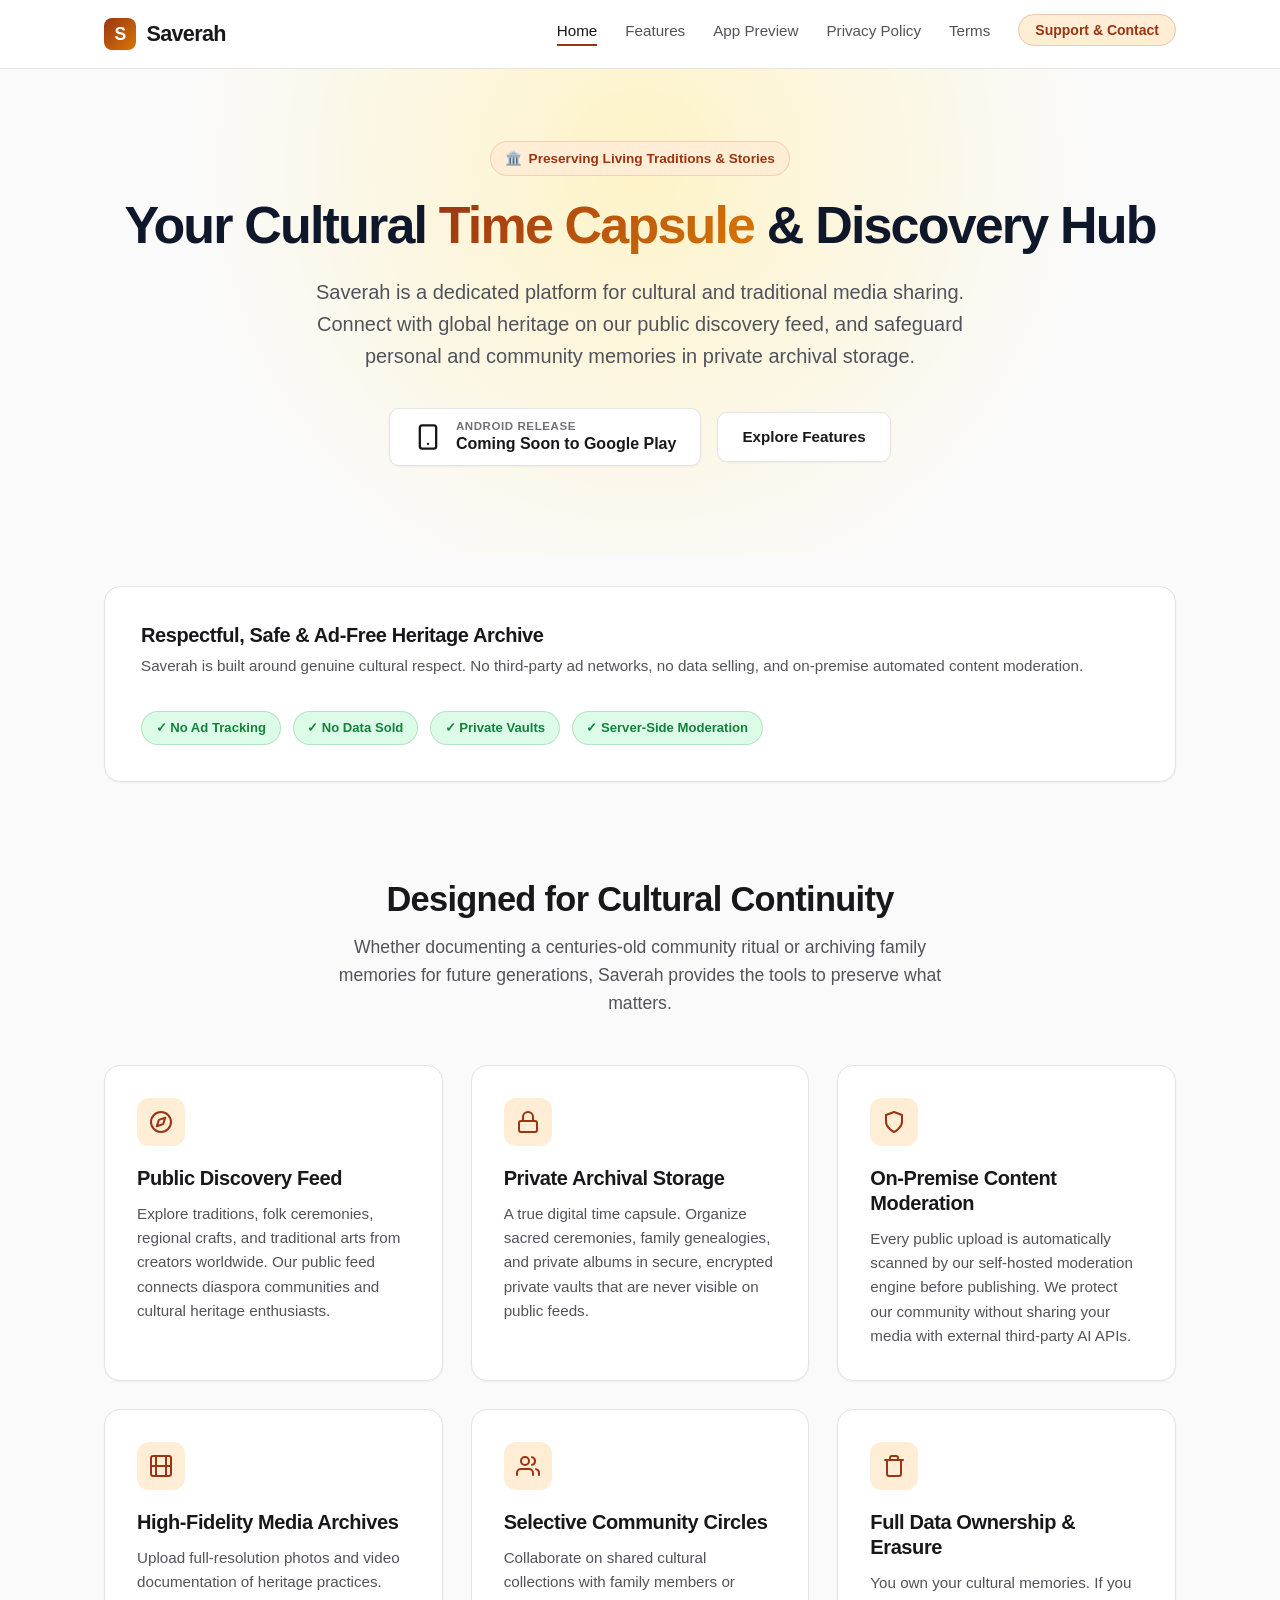
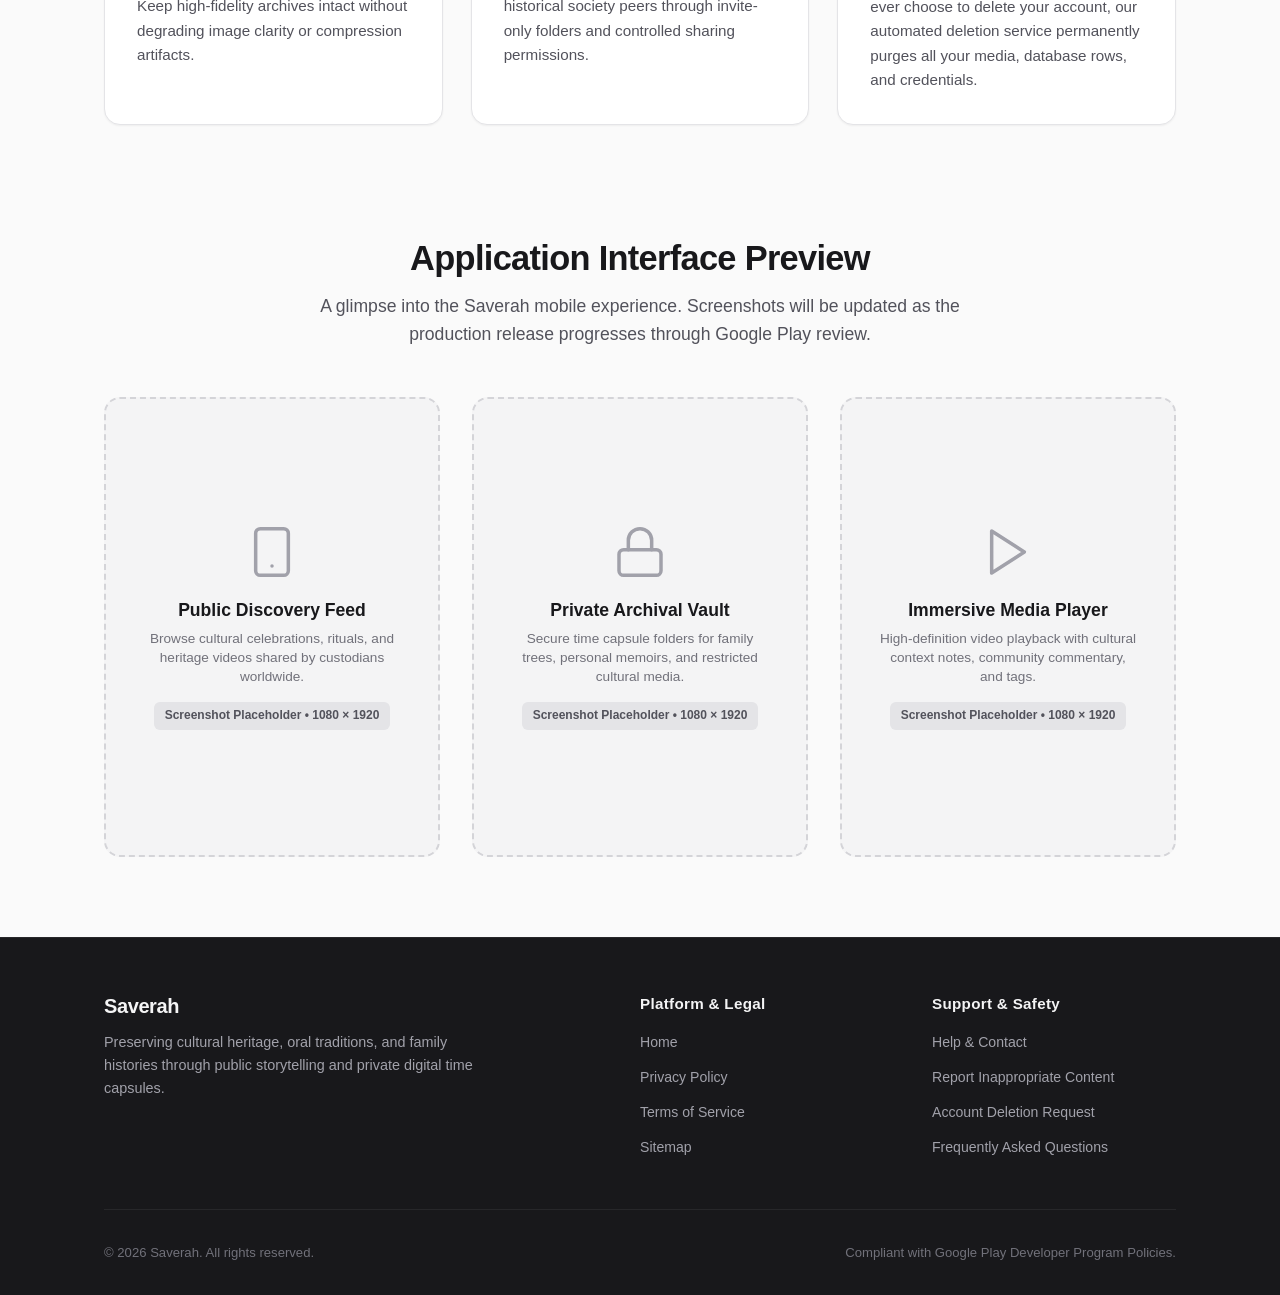
<file: index.html>
<!DOCTYPE html>
<html lang="en">
<head>
  <meta charset="UTF-8">
  <meta name="viewport" content="width=device-width, initial-scale=1.0">
  <title>Saverah – Cultural Heritage & Digital Time Capsule</title>
  <meta name="description" content="Saverah is a cultural media-sharing platform and digital time capsule. Explore public traditions and preserve cherished memories in secure private archival vaults.">
  <meta name="keywords" content="Saverah, cultural media, digital time capsule, heritage preservation, private archival storage, culture sharing">
  <link rel="canonical" href="https://saverah.com/">

  <!-- Open Graph / Facebook -->
  <meta property="og:type" content="website">
  <meta property="og:url" content="https://saverah.com/">
  <meta property="og:title" content="Saverah – Cultural Heritage & Digital Time Capsule">
  <meta property="og:description" content="A cultural media-sharing platform and digital time capsule. Public discovery feed + private archival storage for traditions and community memories.">
  <meta property="og:image" content="https://saverah.com/assets/og-cover.png">
  <meta property="og:site_name" content="Saverah">

  <!-- Twitter Card -->
  <meta name="twitter:card" content="summary_large_image">
  <meta name="twitter:url" content="https://saverah.com/">
  <meta name="twitter:title" content="Saverah – Cultural Heritage & Digital Time Capsule">
  <meta name="twitter:description" content="A cultural media-sharing platform and digital time capsule. Public discovery feed + private archival storage.">
  <meta name="twitter:image" content="https://saverah.com/assets/og-cover.png">

  <!-- Favicon / Styling -->
  <link rel="stylesheet" href="style.css">
</head>
<body>

  <!-- Navigation -->
  <header class="site-header">
    <div class="container nav-bar">
      <a href="index.html" class="brand-link" aria-label="Saverah Home">
        <span class="brand-icon" aria-hidden="true">S</span>
        <span>Saverah</span>
      </a>
      <nav aria-label="Main Navigation">
        <ul class="nav-links">
          <li><a href="index.html" class="active">Home</a></li>
          <li><a href="#features">Features</a></li>
          <li><a href="#preview">App Preview</a></li>
          <li><a href="privacy.html">Privacy Policy</a></li>
          <li><a href="terms.html">Terms</a></li>
          <li><a href="support.html" class="btn-support">Support &amp; Contact</a></li>
        </ul>
      </nav>
    </div>
  </header>

  <!-- Hero Section -->
  <main>
    <section class="hero-section">
      <div class="container">
        <div class="badge-tag">
          <span>🏛️</span> Preserving Living Traditions &amp; Stories
        </div>
        <h1 class="hero-title">
          Your Cultural <span>Time Capsule</span> &amp; Discovery Hub
        </h1>
        <p class="hero-subtitle">
          Saverah is a dedicated platform for cultural and traditional media sharing. Connect with global heritage on our public discovery feed, and safeguard personal and community memories in private archival storage.
        </p>

        <!-- Availability Indicator (No fake download buttons) -->
        <div class="hero-actions">
          <div class="store-badge-card" role="status">
            <svg class="store-badge-icon" viewBox="0 0 24 24" fill="none" stroke="currentColor" stroke-width="2" stroke-linecap="round" stroke-linejoin="round" aria-hidden="true">
              <rect x="5" y="2" width="14" height="20" rx="2" ry="2"></rect>
              <line x1="12" y1="18" x2="12.01" y2="18"></line>
            </svg>
            <div>
              <div class="store-badge-text-sub">Android Release</div>
              <div class="store-badge-text-main">Coming Soon to Google Play</div>
            </div>
          </div>
          <a href="#features" class="btn-secondary">Explore Features</a>
        </div>
      </div>
    </section>

    <!-- App Overview & Trust Banner -->
    <section class="container">
      <div class="compliance-banner">
        <div class="compliance-banner-content">
          <div class="compliance-text">
            <h3>Respectful, Safe &amp; Ad-Free Heritage Archive</h3>
            <p>Saverah is built around genuine cultural respect. No third-party ad networks, no data selling, and on-premise automated content moderation.</p>
          </div>
          <div class="compliance-badges">
            <span class="pill-badge active">✓ No Ad Tracking</span>
            <span class="pill-badge active">✓ No Data Sold</span>
            <span class="pill-badge active">✓ Private Vaults</span>
            <span class="pill-badge active">✓ Server-Side Moderation</span>
          </div>
        </div>
      </div>
    </section>

    <!-- Features Section -->
    <section id="features" class="section">
      <div class="container">
        <div class="section-header">
          <h2>Designed for Cultural Continuity</h2>
          <p>Whether documenting a centuries-old community ritual or archiving family memories for future generations, Saverah provides the tools to preserve what matters.</p>
        </div>

        <div class="features-grid">
          <!-- Feature 1 -->
          <article class="feature-card">
            <div class="feature-icon-wrapper" aria-hidden="true">
              <svg viewBox="0 0 24 24" fill="none" stroke="currentColor" stroke-width="2" stroke-linecap="round" stroke-linejoin="round">
                <circle cx="12" cy="12" r="10"></circle>
                <polygon points="16.24 7.76 14.12 14.12 7.76 16.24 9.88 9.88 16.24 7.76"></polygon>
              </svg>
            </div>
            <h3>Public Discovery Feed</h3>
            <p>
              Explore traditions, folk ceremonies, regional crafts, and traditional arts from creators worldwide. Our public feed connects diaspora communities and cultural heritage enthusiasts.
            </p>
          </article>

          <!-- Feature 2 -->
          <article class="feature-card">
            <div class="feature-icon-wrapper" aria-hidden="true">
              <svg viewBox="0 0 24 24" fill="none" stroke="currentColor" stroke-width="2" stroke-linecap="round" stroke-linejoin="round">
                <rect x="3" y="11" width="18" height="11" rx="2" ry="2"></rect>
                <path d="M7 11V7a5 5 0 0 1 10 0v4"></path>
              </svg>
            </div>
            <h3>Private Archival Storage</h3>
            <p>
              A true digital time capsule. Organize sacred ceremonies, family genealogies, and private albums in secure, encrypted private vaults that are never visible on public feeds.
            </p>
          </article>

          <!-- Feature 3 -->
          <article class="feature-card">
            <div class="feature-icon-wrapper" aria-hidden="true">
              <svg viewBox="0 0 24 24" fill="none" stroke="currentColor" stroke-width="2" stroke-linecap="round" stroke-linejoin="round">
                <path d="M12 22s8-4 8-10V5l-8-3-8 3v7c0 6 8 10 8 10z"></path>
              </svg>
            </div>
            <h3>On-Premise Content Moderation</h3>
            <p>
              Every public upload is automatically scanned by our self-hosted moderation engine before publishing. We protect our community without sharing your media with external third-party AI APIs.
            </p>
          </article>

          <!-- Feature 4 -->
          <article class="feature-card">
            <div class="feature-icon-wrapper" aria-hidden="true">
              <svg viewBox="0 0 24 24" fill="none" stroke="currentColor" stroke-width="2" stroke-linecap="round" stroke-linejoin="round">
                <rect x="2" y="2" width="20" height="20" rx="2.18" ry="2.18"></rect>
                <line x1="7" y1="2" x2="7" y2="22"></line>
                <line x1="17" y1="2" x2="17" y2="22"></line>
                <line x1="2" y1="12" x2="22" y2="12"></line>
              </svg>
            </div>
            <h3>High-Fidelity Media Archives</h3>
            <p>
              Upload full-resolution photos and video documentation of heritage practices. Keep high-fidelity archives intact without degrading image clarity or compression artifacts.
            </p>
          </article>

          <!-- Feature 5 -->
          <article class="feature-card">
            <div class="feature-icon-wrapper" aria-hidden="true">
              <svg viewBox="0 0 24 24" fill="none" stroke="currentColor" stroke-width="2" stroke-linecap="round" stroke-linejoin="round">
                <path d="M17 21v-2a4 4 0 0 0-4-4H5a4 4 0 0 0-4 4v2"></path>
                <circle cx="9" cy="7" r="4"></circle>
                <path d="M23 21v-2a4 4 0 0 0-3-3.87"></path>
                <path d="M16 3.13a4 4 0 0 1 0 7.75"></path>
              </svg>
            </div>
            <h3>Selective Community Circles</h3>
            <p>
              Collaborate on shared cultural collections with family members or historical society peers through invite-only folders and controlled sharing permissions.
            </p>
          </article>

          <!-- Feature 6 -->
          <article class="feature-card">
            <div class="feature-icon-wrapper" aria-hidden="true">
              <svg viewBox="0 0 24 24" fill="none" stroke="currentColor" stroke-width="2" stroke-linecap="round" stroke-linejoin="round">
                <polyline points="3 6 5 6 21 6"></polyline>
                <path d="M19 6v14a2 2 0 0 1-2 2H7a2 2 0 0 1-2-2V6m3 0V4a2 2 0 0 1 2-2h4a2 2 0 0 1 2 2v2"></path>
              </svg>
            </div>
            <h3>Full Data Ownership &amp; Erasure</h3>
            <p>
              You own your cultural memories. If you ever choose to delete your account, our automated deletion service permanently purges all your media, database rows, and credentials.
            </p>
          </article>
        </div>
      </div>
    </section>

    <!-- App Screenshot Placeholder Blocks -->
    <section id="preview" class="section preview-section">
      <div class="container">
        <div class="section-header">
          <h2>Application Interface Preview</h2>
          <p>A glimpse into the Saverah mobile experience. Screenshots will be updated as the production release progresses through Google Play review.</p>
        </div>

        <div class="placeholder-frame-wrapper">
          <!-- Placeholder 1: Public Feed -->
          <div class="screenshot-placeholder">
            <svg class="placeholder-icon" viewBox="0 0 24 24" fill="none" stroke="currentColor" stroke-width="1.5" stroke-linecap="round" stroke-linejoin="round" aria-hidden="true">
              <rect x="5" y="2" width="14" height="20" rx="2" ry="2"></rect>
              <line x1="12" y1="18" x2="12.01" y2="18"></line>
            </svg>
            <div class="placeholder-title">Public Discovery Feed</div>
            <div class="placeholder-desc">Browse cultural celebrations, rituals, and heritage videos shared by custodians worldwide.</div>
            <span class="placeholder-spec-tag">Screenshot Placeholder • 1080 × 1920</span>
          </div>

          <!-- Placeholder 2: Private Vault -->
          <div class="screenshot-placeholder">
            <svg class="placeholder-icon" viewBox="0 0 24 24" fill="none" stroke="currentColor" stroke-width="1.5" stroke-linecap="round" stroke-linejoin="round" aria-hidden="true">
              <rect x="3" y="11" width="18" height="11" rx="2" ry="2"></rect>
              <path d="M7 11V7a5 5 0 0 1 10 0v4"></path>
            </svg>
            <div class="placeholder-title">Private Archival Vault</div>
            <div class="placeholder-desc">Secure time capsule folders for family trees, personal memoirs, and restricted cultural media.</div>
            <span class="placeholder-spec-tag">Screenshot Placeholder • 1080 × 1920</span>
          </div>

          <!-- Placeholder 3: Heritage Player -->
          <div class="screenshot-placeholder">
            <svg class="placeholder-icon" viewBox="0 0 24 24" fill="none" stroke="currentColor" stroke-width="1.5" stroke-linecap="round" stroke-linejoin="round" aria-hidden="true">
              <polygon points="5 3 19 12 5 21 5 3"></polygon>
            </svg>
            <div class="placeholder-title">Immersive Media Player</div>
            <div class="placeholder-desc">High-definition video playback with cultural context notes, community commentary, and tags.</div>
            <span class="placeholder-spec-tag">Screenshot Placeholder • 1080 × 1920</span>
          </div>
        </div>
      </div>
    </section>
  </main>

  <!-- Footer -->
  <footer class="site-footer">
    <div class="container">
      <div class="footer-top">
        <div class="footer-brand">
          <h4>Saverah</h4>
          <p>Preserving cultural heritage, oral traditions, and family histories through public storytelling and private digital time capsules.</p>
        </div>
        <div class="footer-col">
          <h5>Platform &amp; Legal</h5>
          <ul>
            <li><a href="index.html">Home</a></li>
            <li><a href="privacy.html">Privacy Policy</a></li>
            <li><a href="terms.html">Terms of Service</a></li>
            <li><a href="sitemap.xml">Sitemap</a></li>
          </ul>
        </div>
        <div class="footer-col">
          <h5>Support &amp; Safety</h5>
          <ul>
            <li><a href="support.html">Help &amp; Contact</a></li>
            <li><a href="support.html#report">Report Inappropriate Content</a></li>
            <li><a href="support.html#deletion">Account Deletion Request</a></li>
            <li><a href="support.html#faq">Frequently Asked Questions</a></li>
          </ul>
        </div>
      </div>
      <div class="footer-bottom">
        <div>&copy; <span id="year">2026</span> Saverah. All rights reserved.</div>
        <div>Compliant with Google Play Developer Program Policies.</div>
      </div>
    </div>
  </footer>

  <script>
    // Lightweight script for copyright year only
    document.getElementById('year').textContent = new Date().getFullYear();
  </script>
</body>
</html>
</file>
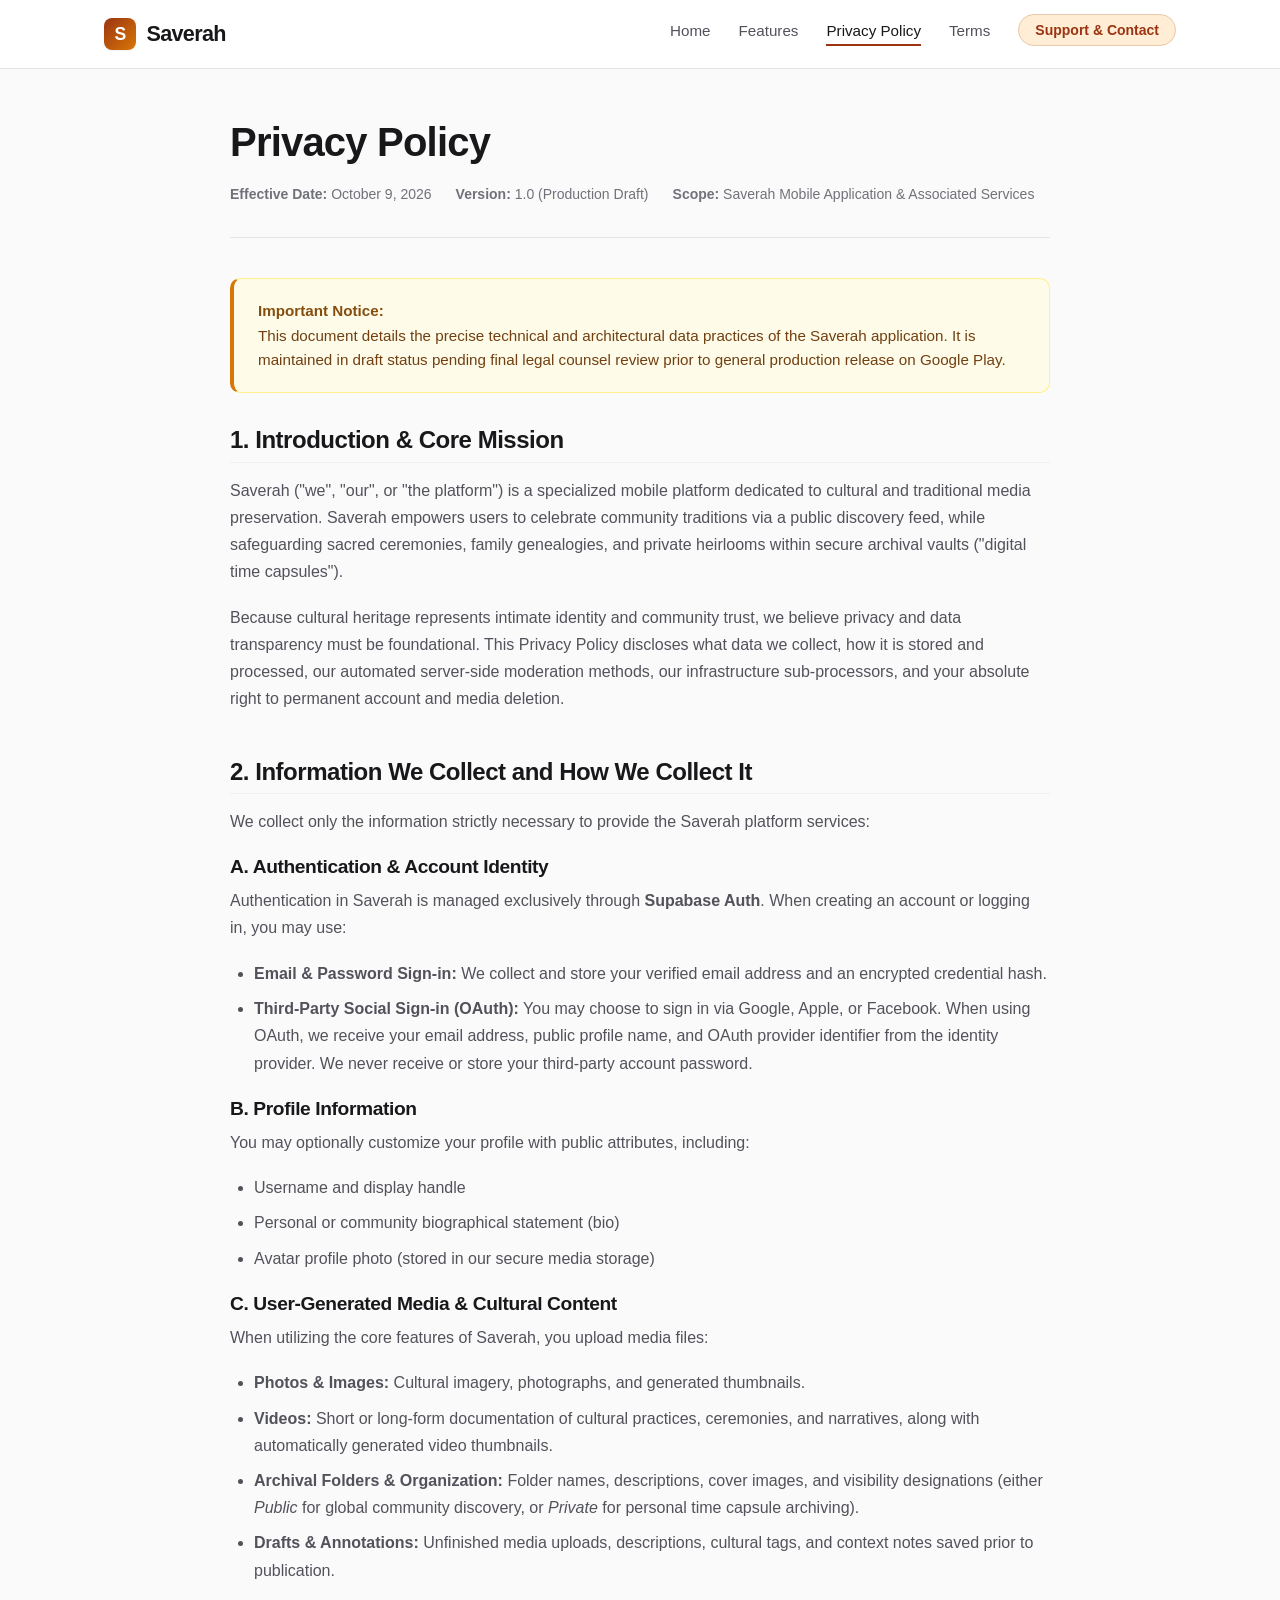
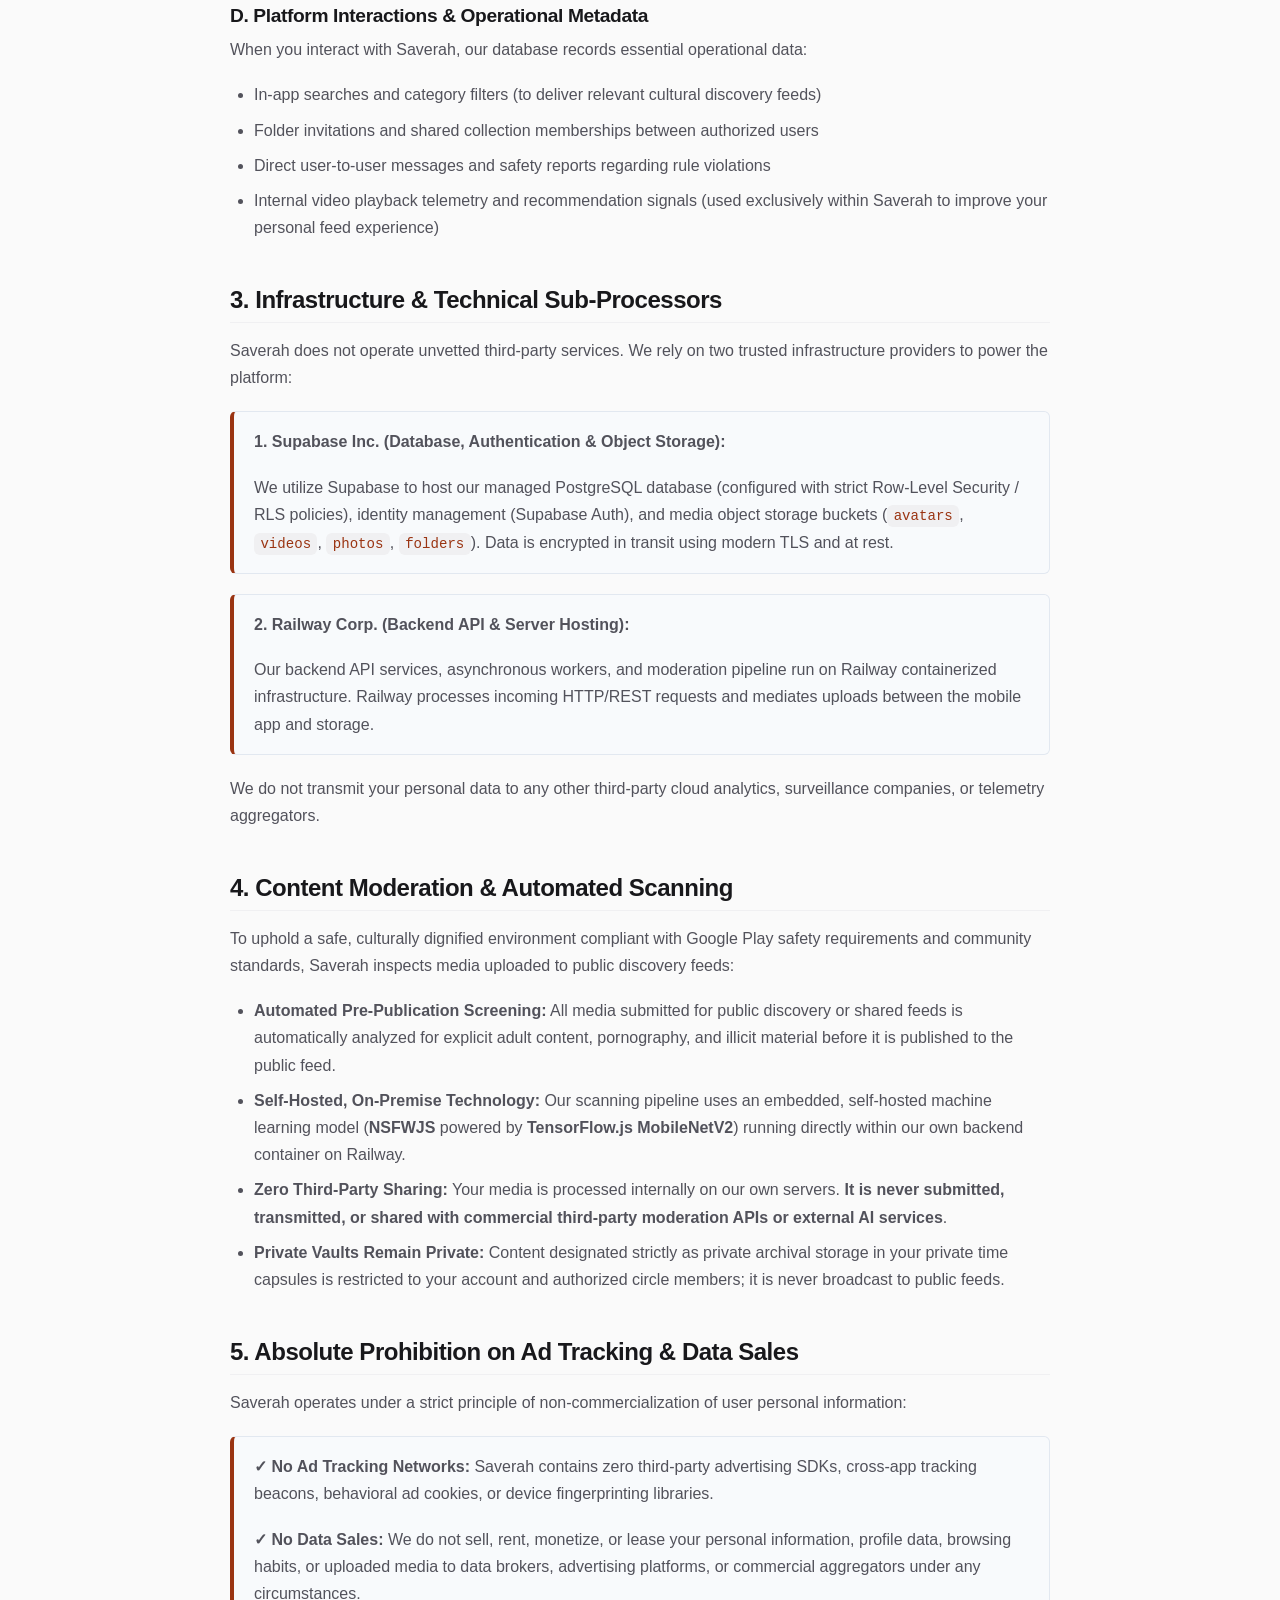
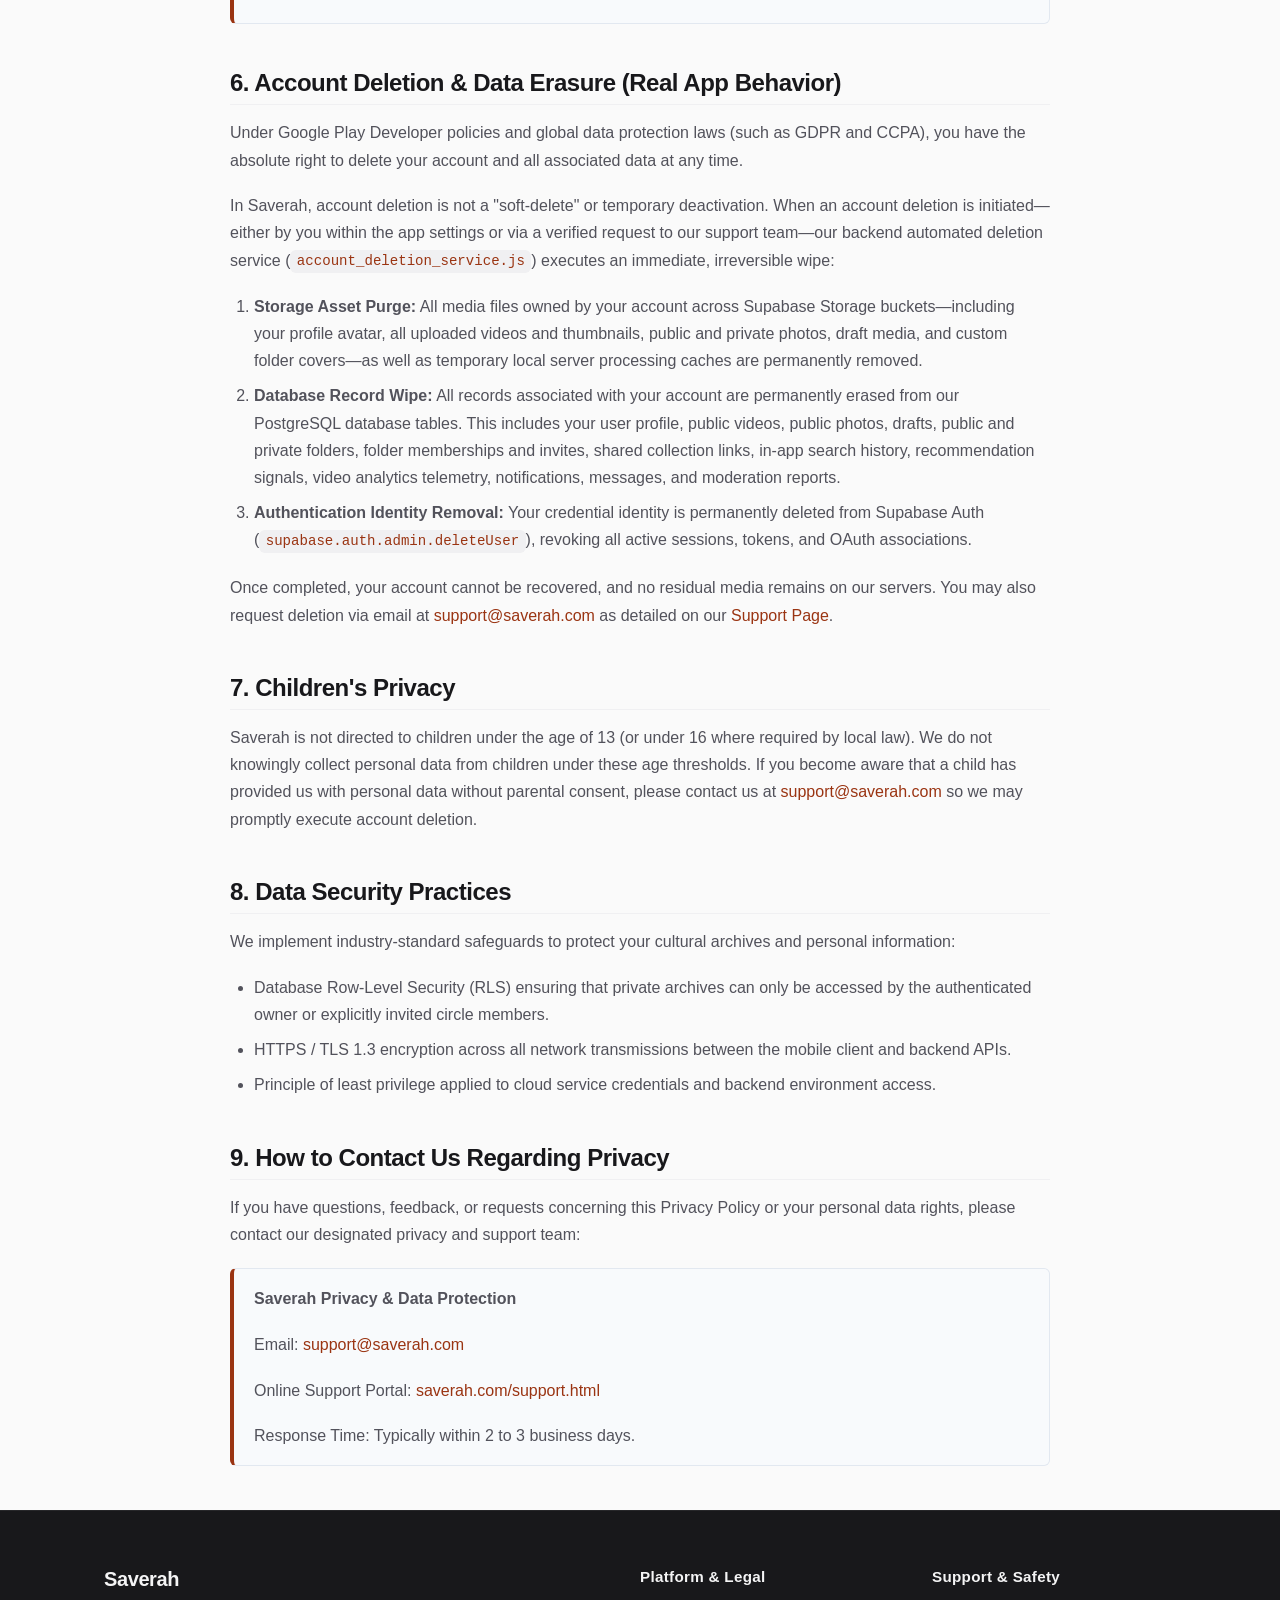
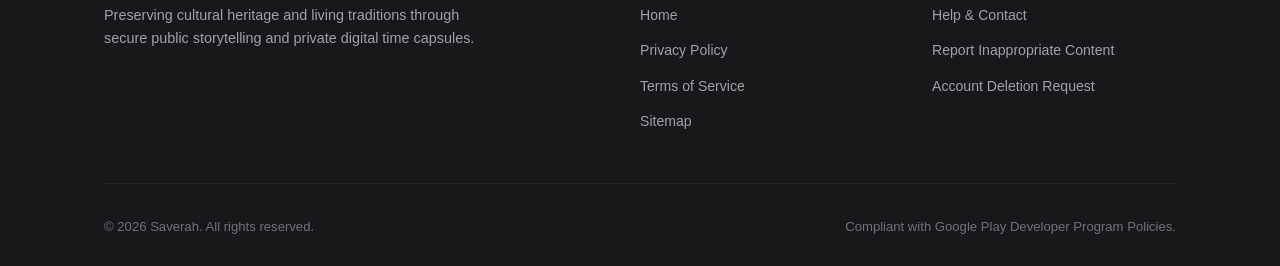
<file: privacy.html>
<!-- DRAFT: This document requires legal review before formal publication. -->
<!DOCTYPE html>
<html lang="en">
<head>
  <meta charset="UTF-8">
  <meta name="viewport" content="width=device-width, initial-scale=1.0">
  <title>Privacy Policy – Saverah</title>
  <meta name="description" content="Privacy Policy for Saverah. Learn how we collect, store, scan, and safeguard your cultural media, personal data, and archival memories.">
  <link rel="canonical" href="https://saverah.com/privacy.html">

  <!-- Open Graph / Facebook -->
  <meta property="og:type" content="article">
  <meta property="og:url" content="https://saverah.com/privacy.html">
  <meta property="og:title" content="Privacy Policy – Saverah">
  <meta property="og:description" content="Transparent privacy practices for Saverah: zero ad tracking, zero data sales, self-hosted content moderation, and permanent account deletion.">
  <meta property="og:image" content="https://saverah.com/assets/og-cover.png">
  <meta property="og:site_name" content="Saverah">

  <!-- Twitter Card -->
  <meta name="twitter:card" content="summary">
  <meta name="twitter:url" content="https://saverah.com/privacy.html">
  <meta name="twitter:title" content="Privacy Policy – Saverah">
  <meta name="twitter:description" content="Transparent privacy practices for Saverah: zero ad tracking, zero data sales, self-hosted content moderation, and permanent account deletion.">

  <link rel="stylesheet" href="style.css">
</head>
<body>

  <!-- Navigation -->
  <header class="site-header">
    <div class="container nav-bar">
      <a href="index.html" class="brand-link" aria-label="Saverah Home">
        <span class="brand-icon" aria-hidden="true">S</span>
        <span>Saverah</span>
      </a>
      <nav aria-label="Main Navigation">
        <ul class="nav-links">
          <li><a href="index.html">Home</a></li>
          <li><a href="index.html#features">Features</a></li>
          <li><a href="privacy.html" class="active">Privacy Policy</a></li>
          <li><a href="terms.html">Terms</a></li>
          <li><a href="support.html" class="btn-support">Support &amp; Contact</a></li>
        </ul>
      </nav>
    </div>
  </header>

  <!-- Document Header -->
  <main class="container">
    <div class="text-container">
      <div class="doc-header">
        <h1>Privacy Policy</h1>
        <div class="doc-meta">
          <span><strong>Effective Date:</strong> October 9, 2026</span>
          <span><strong>Version:</strong> 1.0 (Production Draft)</span>
          <span><strong>Scope:</strong> Saverah Mobile Application &amp; Associated Services</span>
        </div>
      </div>

      <!-- Legal Draft Disclaimer Box (Visible to Users) -->
      <div class="legal-notice-box" role="note">
        <strong>Important Notice:</strong>
        <p>This document details the precise technical and architectural data practices of the Saverah application. It is maintained in draft status pending final legal counsel review prior to general production release on Google Play.</p>
      </div>

      <!-- Document Content -->
      <article class="doc-content">
        <section id="introduction">
          <h2>1. Introduction &amp; Core Mission</h2>
          <p>
            Saverah ("we", "our", or "the platform") is a specialized mobile platform dedicated to cultural and traditional media preservation. Saverah empowers users to celebrate community traditions via a public discovery feed, while safeguarding sacred ceremonies, family genealogies, and private heirlooms within secure archival vaults ("digital time capsules").
          </p>
          <p>
            Because cultural heritage represents intimate identity and community trust, we believe privacy and data transparency must be foundational. This Privacy Policy discloses what data we collect, how it is stored and processed, our automated server-side moderation methods, our infrastructure sub-processors, and your absolute right to permanent account and media deletion.
          </p>
        </section>

        <section id="data-collected">
          <h2>2. Information We Collect and How We Collect It</h2>
          <p>We collect only the information strictly necessary to provide the Saverah platform services:</p>

          <h3>A. Authentication &amp; Account Identity</h3>
          <p>
            Authentication in Saverah is managed exclusively through <strong>Supabase Auth</strong>. When creating an account or logging in, you may use:
          </p>
          <ul>
            <li><strong>Email &amp; Password Sign-in:</strong> We collect and store your verified email address and an encrypted credential hash.</li>
            <li><strong>Third-Party Social Sign-in (OAuth):</strong> You may choose to sign in via Google, Apple, or Facebook. When using OAuth, we receive your email address, public profile name, and OAuth provider identifier from the identity provider. We never receive or store your third-party account password.</li>
          </ul>

          <h3>B. Profile Information</h3>
          <p>
            You may optionally customize your profile with public attributes, including:
          </p>
          <ul>
            <li>Username and display handle</li>
            <li>Personal or community biographical statement (bio)</li>
            <li>Avatar profile photo (stored in our secure media storage)</li>
          </ul>

          <h3>C. User-Generated Media &amp; Cultural Content</h3>
          <p>
            When utilizing the core features of Saverah, you upload media files:
          </p>
          <ul>
            <li><strong>Photos &amp; Images:</strong> Cultural imagery, photographs, and generated thumbnails.</li>
            <li><strong>Videos:</strong> Short or long-form documentation of cultural practices, ceremonies, and narratives, along with automatically generated video thumbnails.</li>
            <li><strong>Archival Folders &amp; Organization:</strong> Folder names, descriptions, cover images, and visibility designations (either <em>Public</em> for global community discovery, or <em>Private</em> for personal time capsule archiving).</li>
            <li><strong>Drafts &amp; Annotations:</strong> Unfinished media uploads, descriptions, cultural tags, and context notes saved prior to publication.</li>
          </ul>

          <h3>D. Platform Interactions &amp; Operational Metadata</h3>
          <p>
            When you interact with Saverah, our database records essential operational data:
          </p>
          <ul>
            <li>In-app searches and category filters (to deliver relevant cultural discovery feeds)</li>
            <li>Folder invitations and shared collection memberships between authorized users</li>
            <li>Direct user-to-user messages and safety reports regarding rule violations</li>
            <li>Internal video playback telemetry and recommendation signals (used exclusively within Saverah to improve your personal feed experience)</li>
          </ul>
        </section>

        <section id="sub-processors">
          <h2>3. Infrastructure &amp; Technical Sub-Processors</h2>
          <p>
            Saverah does not operate unvetted third-party services. We rely on two trusted infrastructure providers to power the platform:
          </p>
          <div class="doc-callout">
            <p><strong>1. Supabase Inc. (Database, Authentication &amp; Object Storage):</strong></p>
            <p>
              We utilize Supabase to host our managed PostgreSQL database (configured with strict Row-Level Security / RLS policies), identity management (Supabase Auth), and media object storage buckets (<code>avatars</code>, <code>videos</code>, <code>photos</code>, <code>folders</code>). Data is encrypted in transit using modern TLS and at rest.
            </p>
          </div>
          <div class="doc-callout">
            <p><strong>2. Railway Corp. (Backend API &amp; Server Hosting):</strong></p>
            <p>
              Our backend API services, asynchronous workers, and moderation pipeline run on Railway containerized infrastructure. Railway processes incoming HTTP/REST requests and mediates uploads between the mobile app and storage.
            </p>
          </div>
          <p>
            We do not transmit your personal data to any other third-party cloud analytics, surveillance companies, or telemetry aggregators.
          </p>
        </section>

        <section id="content-moderation">
          <h2>4. Content Moderation &amp; Automated Scanning</h2>
          <p>
            To uphold a safe, culturally dignified environment compliant with Google Play safety requirements and community standards, Saverah inspects media uploaded to public discovery feeds:
          </p>
          <ul>
            <li><strong>Automated Pre-Publication Screening:</strong> All media submitted for public discovery or shared feeds is automatically analyzed for explicit adult content, pornography, and illicit material before it is published to the public feed.</li>
            <li><strong>Self-Hosted, On-Premise Technology:</strong> Our scanning pipeline uses an embedded, self-hosted machine learning model (<strong>NSFWJS</strong> powered by <strong>TensorFlow.js MobileNetV2</strong>) running directly within our own backend container on Railway.</li>
            <li><strong>Zero Third-Party Sharing:</strong> Your media is processed internally on our own servers. <strong>It is never submitted, transmitted, or shared with commercial third-party moderation APIs or external AI services</strong>.</li>
            <li><strong>Private Vaults Remain Private:</strong> Content designated strictly as private archival storage in your private time capsules is restricted to your account and authorized circle members; it is never broadcast to public feeds.</li>
          </ul>
        </section>

        <section id="no-tracking-no-sale">
          <h2>5. Absolute Prohibition on Ad Tracking &amp; Data Sales</h2>
          <p>
            Saverah operates under a strict principle of non-commercialization of user personal information:
          </p>
          <div class="doc-callout">
            <p><strong>✓ No Ad Tracking Networks:</strong> Saverah contains zero third-party advertising SDKs, cross-app tracking beacons, behavioral ad cookies, or device fingerprinting libraries.</p>
            <p><strong>✓ No Data Sales:</strong> We do not sell, rent, monetize, or lease your personal information, profile data, browsing habits, or uploaded media to data brokers, advertising platforms, or commercial aggregators under any circumstances.</p>
          </div>
        </section>

        <section id="account-deletion">
          <h2>6. Account Deletion &amp; Data Erasure (Real App Behavior)</h2>
          <p>
            Under Google Play Developer policies and global data protection laws (such as GDPR and CCPA), you have the absolute right to delete your account and all associated data at any time.
          </p>
          <p>
            In Saverah, account deletion is not a "soft-delete" or temporary deactivation. When an account deletion is initiated—either by you within the app settings or via a verified request to our support team—our backend automated deletion service (<code>account_deletion_service.js</code>) executes an immediate, irreversible wipe:
          </p>
          <ol>
            <li>
              <strong>Storage Asset Purge:</strong> All media files owned by your account across Supabase Storage buckets—including your profile avatar, all uploaded videos and thumbnails, public and private photos, draft media, and custom folder covers—as well as temporary local server processing caches are permanently removed.
            </li>
            <li>
              <strong>Database Record Wipe:</strong> All records associated with your account are permanently erased from our PostgreSQL database tables. This includes your user profile, public videos, public photos, drafts, public and private folders, folder memberships and invites, shared collection links, in-app search history, recommendation signals, video analytics telemetry, notifications, messages, and moderation reports.
            </li>
            <li>
              <strong>Authentication Identity Removal:</strong> Your credential identity is permanently deleted from Supabase Auth (<code>supabase.auth.admin.deleteUser</code>), revoking all active sessions, tokens, and OAuth associations.
            </li>
          </ol>
          <p>
            Once completed, your account cannot be recovered, and no residual media remains on our servers. You may also request deletion via email at <a href="mailto:support@saverah.com">support@saverah.com</a> as detailed on our <a href="support.html#deletion">Support Page</a>.
          </p>
        </section>

        <section id="children">
          <h2>7. Children's Privacy</h2>
          <p>
            Saverah is not directed to children under the age of 13 (or under 16 where required by local law). We do not knowingly collect personal data from children under these age thresholds. If you become aware that a child has provided us with personal data without parental consent, please contact us at <a href="mailto:support@saverah.com">support@saverah.com</a> so we may promptly execute account deletion.
          </p>
        </section>

        <section id="security">
          <h2>8. Data Security Practices</h2>
          <p>
            We implement industry-standard safeguards to protect your cultural archives and personal information:
          </p>
          <ul>
            <li>Database Row-Level Security (RLS) ensuring that private archives can only be accessed by the authenticated owner or explicitly invited circle members.</li>
            <li>HTTPS / TLS 1.3 encryption across all network transmissions between the mobile client and backend APIs.</li>
            <li>Principle of least privilege applied to cloud service credentials and backend environment access.</li>
          </ul>
        </section>

        <section id="contact-us">
          <h2>9. How to Contact Us Regarding Privacy</h2>
          <p>
            If you have questions, feedback, or requests concerning this Privacy Policy or your personal data rights, please contact our designated privacy and support team:
          </p>
          <div class="doc-callout">
            <p><strong>Saverah Privacy &amp; Data Protection</strong></p>
            <p>Email: <a href="mailto:support@saverah.com">support@saverah.com</a></p>
            <p>Online Support Portal: <a href="support.html">saverah.com/support.html</a></p>
            <p>Response Time: Typically within 2 to 3 business days.</p>
          </div>
        </section>
      </article>
    </div>
  </main>

  <!-- Footer -->
  <footer class="site-footer">
    <div class="container">
      <div class="footer-top">
        <div class="footer-brand">
          <h4>Saverah</h4>
          <p>Preserving cultural heritage and living traditions through secure public storytelling and private digital time capsules.</p>
        </div>
        <div class="footer-col">
          <h5>Platform &amp; Legal</h5>
          <ul>
            <li><a href="index.html">Home</a></li>
            <li><a href="privacy.html">Privacy Policy</a></li>
            <li><a href="terms.html">Terms of Service</a></li>
            <li><a href="sitemap.xml">Sitemap</a></li>
          </ul>
        </div>
        <div class="footer-col">
          <h5>Support &amp; Safety</h5>
          <ul>
            <li><a href="support.html">Help &amp; Contact</a></li>
            <li><a href="support.html#report">Report Inappropriate Content</a></li>
            <li><a href="support.html#deletion">Account Deletion Request</a></li>
          </ul>
        </div>
      </div>
      <div class="footer-bottom">
        <div>&copy; <span id="year">2026</span> Saverah. All rights reserved.</div>
        <div>Compliant with Google Play Developer Program Policies.</div>
      </div>
    </div>
  </footer>

  <script>
    document.getElementById('year').textContent = new Date().getFullYear();
  </script>
</body>
</html>
</file>
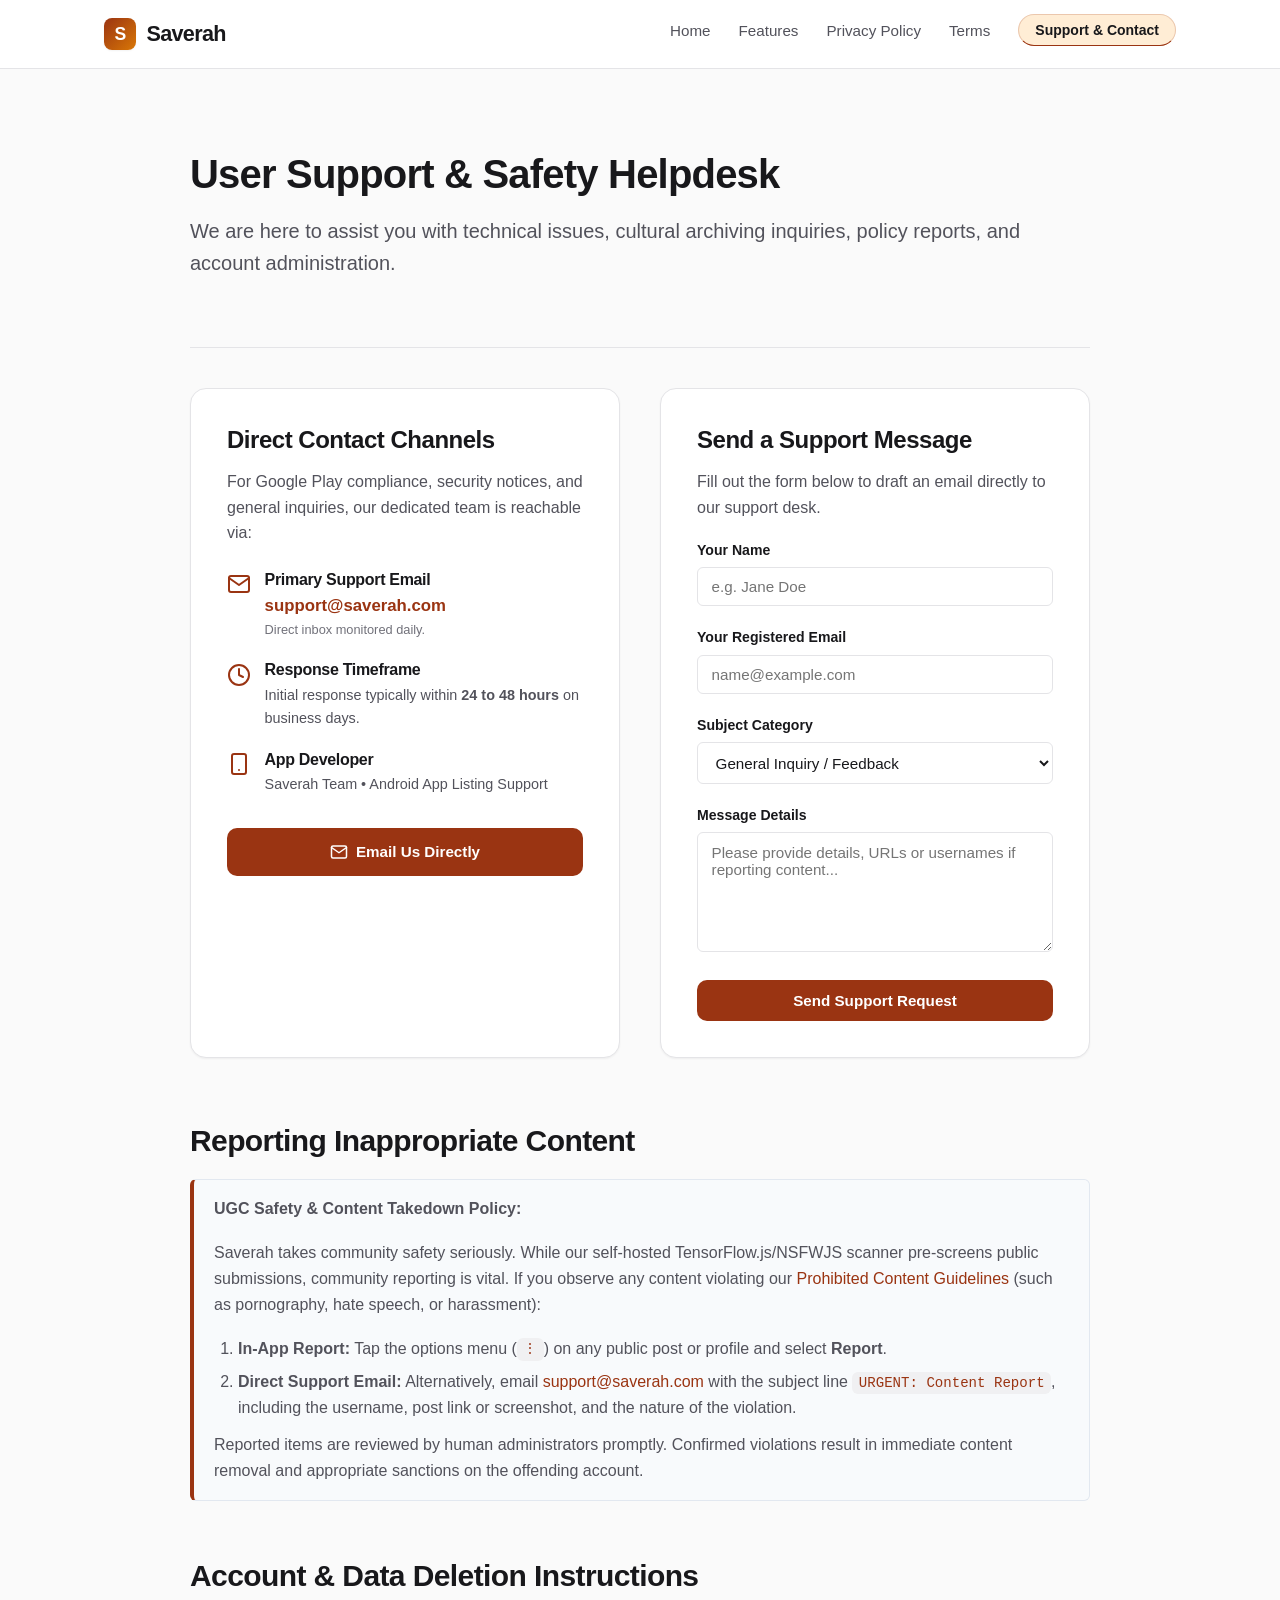
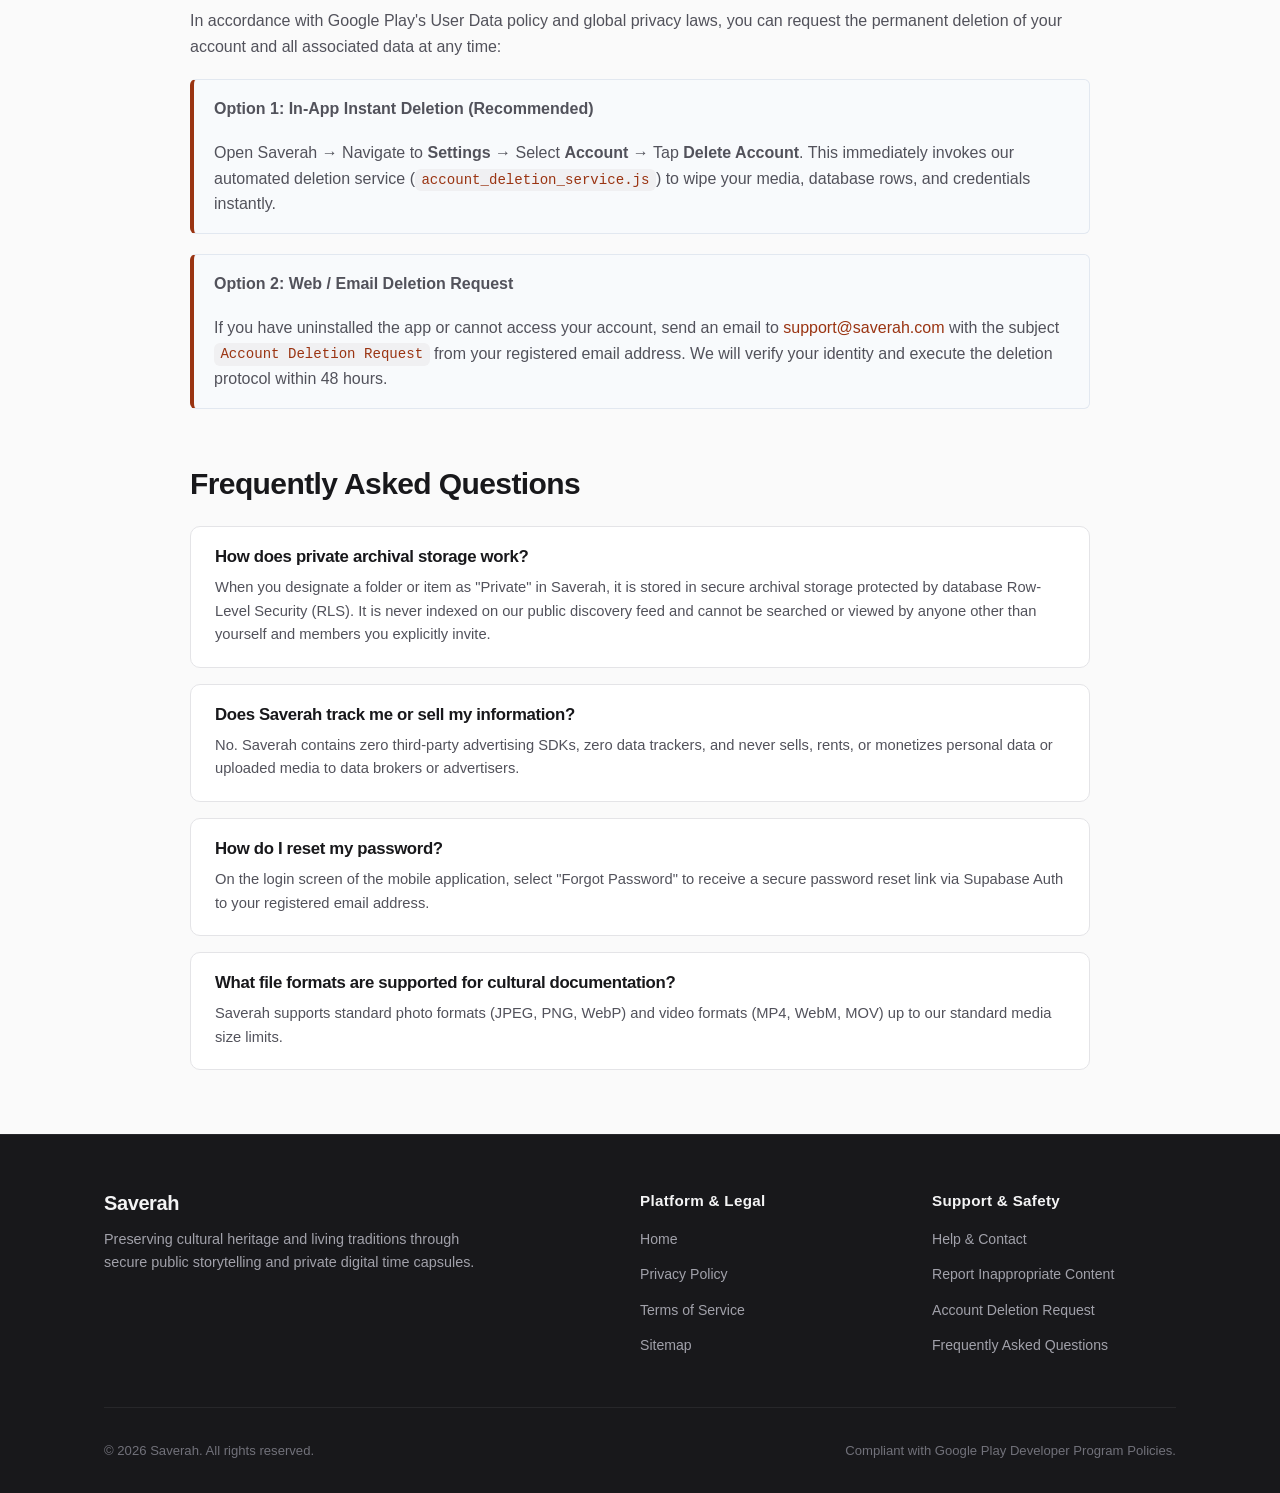
<file: support.html>
<!DOCTYPE html>
<html lang="en">
<head>
  <meta charset="UTF-8">
  <meta name="viewport" content="width=device-width, initial-scale=1.0">
  <title>Support &amp; Contact – Saverah</title>
  <meta name="description" content="Contact the Saverah support team. Submit inquiries, report objectionable content, or request account and data deletion.">
  <link rel="canonical" href="https://saverah.com/support.html">

  <!-- Open Graph / Facebook -->
  <meta property="og:type" content="website">
  <meta property="og:url" content="https://saverah.com/support.html">
  <meta property="og:title" content="Support &amp; Contact – Saverah">
  <meta property="og:description" content="Get help with Saverah, report policy violations, or submit data erasure requests.">
  <meta property="og:image" content="https://saverah.com/assets/og-cover.png">
  <meta property="og:site_name" content="Saverah">

  <!-- Twitter Card -->
  <meta name="twitter:card" content="summary">
  <meta name="twitter:url" content="https://saverah.com/support.html">
  <meta name="twitter:title" content="Support &amp; Contact – Saverah">
  <meta name="twitter:description" content="Get help with Saverah, report policy violations, or submit data erasure requests.">

  <link rel="stylesheet" href="style.css">
</head>
<body>

  <!-- Navigation -->
  <header class="site-header">
    <div class="container nav-bar">
      <a href="index.html" class="brand-link" aria-label="Saverah Home">
        <span class="brand-icon" aria-hidden="true">S</span>
        <span>Saverah</span>
      </a>
      <nav aria-label="Main Navigation">
        <ul class="nav-links">
          <li><a href="index.html">Home</a></li>
          <li><a href="index.html#features">Features</a></li>
          <li><a href="privacy.html">Privacy Policy</a></li>
          <li><a href="terms.html">Terms</a></li>
          <li><a href="support.html" class="active btn-support">Support &amp; Contact</a></li>
        </ul>
      </nav>
    </div>
  </header>

  <!-- Main Content -->
  <main class="container" style="padding-top: 2rem; padding-bottom: 4rem;">
    <div class="text-container" style="max-width: 900px;">
      <div class="doc-header">
        <h1>User Support &amp; Safety Helpdesk</h1>
        <p class="hero-subtitle" style="margin-left: 0; text-align: left; max-width: 100%;">
          We are here to assist you with technical issues, cultural archiving inquiries, policy reports, and account administration.
        </p>
      </div>

      <!-- Contact Grid -->
      <div class="contact-grid">
        <!-- Direct Contact Channels -->
        <div class="contact-card">
          <h2>Direct Contact Channels</h2>
          <p>For Google Play compliance, security notices, and general inquiries, our dedicated team is reachable via:</p>

          <ul class="info-list">
            <li class="info-item">
              <div class="info-item-icon" aria-hidden="true">
                <svg viewBox="0 0 24 24" fill="none" stroke="currentColor" stroke-width="2" stroke-linecap="round" stroke-linejoin="round">
                  <path d="M4 4h16c1.1 0 2 .9 2 2v12c0 1.1-.9 2-2 2H4c-1.1 0-2-.9-2-2V6c0-1.1.9-2 2-2z"></path>
                  <polyline points="22,6 12,13 2,6"></polyline>
                </svg>
              </div>
              <div class="info-item-content">
                <h4>Primary Support Email</h4>
                <p><a href="mailto:support@saverah.com" style="font-weight: 600; font-size: 1.05rem;">support@saverah.com</a></p>
                <p style="font-size: 0.8rem; color: var(--color-text-light);">Direct inbox monitored daily.</p>
              </div>
            </li>

            <li class="info-item">
              <div class="info-item-icon" aria-hidden="true">
                <svg viewBox="0 0 24 24" fill="none" stroke="currentColor" stroke-width="2" stroke-linecap="round" stroke-linejoin="round">
                  <circle cx="12" cy="12" r="10"></circle>
                  <polyline points="12 6 12 12 16 14"></polyline>
                </svg>
              </div>
              <div class="info-item-content">
                <h4>Response Timeframe</h4>
                <p>Initial response typically within <strong>24 to 48 hours</strong> on business days.</p>
              </div>
            </li>

            <li class="info-item">
              <div class="info-item-icon" aria-hidden="true">
                <svg viewBox="0 0 24 24" fill="none" stroke="currentColor" stroke-width="2" stroke-linecap="round" stroke-linejoin="round">
                  <rect x="5" y="2" width="14" height="20" rx="2" ry="2"></rect>
                  <line x1="12" y1="18" x2="12.01" y2="18"></line>
                </svg>
              </div>
              <div class="info-item-content">
                <h4>App Developer</h4>
                <p>Saverah Team &bull; Android App Listing Support</p>
              </div>
            </li>
          </ul>

          <div style="margin-top: 2rem;">
            <a href="mailto:support@saverah.com?subject=Saverah%20Support%20Inquiry" class="btn-primary btn-block">
              <svg width="18" height="18" viewBox="0 0 24 24" fill="none" stroke="currentColor" stroke-width="2" stroke-linecap="round" stroke-linejoin="round" aria-hidden="true">
                <path d="M4 4h16c1.1 0 2 .9 2 2v12c0 1.1-.9 2-2 2H4c-1.1 0-2-.9-2-2V6c0-1.1.9-2 2-2z"></path>
                <polyline points="22,6 12,13 2,6"></polyline>
              </svg>
              Email Us Directly
            </a>
          </div>
        </div>

        <!-- Contact & Report Form -->
        <div class="contact-card">
          <h2>Send a Support Message</h2>
          <p>Fill out the form below to draft an email directly to our support desk.</p>

          <form id="support-form" onsubmit="handleSupportSubmit(event)">
            <div class="form-group">
              <label for="contact-name" class="form-label">Your Name</label>
              <input type="text" id="contact-name" class="form-control" placeholder="e.g. Jane Doe" required>
            </div>

            <div class="form-group">
              <label for="contact-email" class="form-label">Your Registered Email</label>
              <input type="email" id="contact-email" class="form-control" placeholder="name@example.com" required>
            </div>

            <div class="form-group">
              <label for="contact-category" class="form-label">Subject Category</label>
              <select id="contact-category" class="form-control" required>
                <option value="General Inquiry">General Inquiry / Feedback</option>
                <option value="Report Inappropriate Content">Report Inappropriate / Prohibited Content</option>
                <option value="Account Deletion Request">Account &amp; Data Deletion Request</option>
                <option value="Copyright / Intellectual Property">Copyright / Intellectual Property Notice</option>
                <option value="Technical Issue / Bug Report">Technical Issue / Bug Report</option>
              </select>
            </div>

            <div class="form-group">
              <label for="contact-message" class="form-label">Message Details</label>
              <textarea id="contact-message" class="form-control" placeholder="Please provide details, URLs or usernames if reporting content..." required></textarea>
            </div>

            <button type="submit" class="btn-primary btn-block">
              Send Support Request
            </button>
          </form>
        </div>
      </div>

      <!-- Content Moderation & Reporting Escalation (Google Play Requirement) -->
      <section id="report" style="margin-top: 4rem;">
        <h2>Reporting Inappropriate Content</h2>
        <div class="doc-callout">
          <p><strong>UGC Safety &amp; Content Takedown Policy:</strong></p>
          <p>
            Saverah takes community safety seriously. While our self-hosted TensorFlow.js/NSFWJS scanner pre-screens public submissions, community reporting is vital. If you observe any content violating our <a href="terms.html#prohibited-content">Prohibited Content Guidelines</a> (such as pornography, hate speech, or harassment):
          </p>
          <ol style="margin-top: 0.75rem; margin-bottom: 0.75rem;">
            <li><strong>In-App Report:</strong> Tap the options menu (<code>⋮</code>) on any public post or profile and select <strong>Report</strong>.</li>
            <li><strong>Direct Support Email:</strong> Alternatively, email <a href="mailto:support@saverah.com?subject=URGENT%20Content%20Report">support@saverah.com</a> with the subject line <code>URGENT: Content Report</code>, including the username, post link or screenshot, and the nature of the violation.</li>
          </ol>
          <p>Reported items are reviewed by human administrators promptly. Confirmed violations result in immediate content removal and appropriate sanctions on the offending account.</p>
        </div>
      </section>

      <!-- Account & Data Deletion Request (Google Play Requirement) -->
      <section id="deletion" style="margin-top: 3.5rem;">
        <h2>Account &amp; Data Deletion Instructions</h2>
        <p>
          In accordance with Google Play's User Data policy and global privacy laws, you can request the permanent deletion of your account and all associated data at any time:
        </p>
        <div class="doc-callout">
          <p><strong>Option 1: In-App Instant Deletion (Recommended)</strong></p>
          <p>
            Open Saverah &rarr; Navigate to <strong>Settings</strong> &rarr; Select <strong>Account</strong> &rarr; Tap <strong>Delete Account</strong>. This immediately invokes our automated deletion service (<code>account_deletion_service.js</code>) to wipe your media, database rows, and credentials instantly.
          </p>
        </div>
        <div class="doc-callout">
          <p><strong>Option 2: Web / Email Deletion Request</strong></p>
          <p>
            If you have uninstalled the app or cannot access your account, send an email to <a href="mailto:support@saverah.com?subject=Account%20Deletion%20Request">support@saverah.com</a> with the subject <code>Account Deletion Request</code> from your registered email address. We will verify your identity and execute the deletion protocol within 48 hours.
          </p>
        </div>
      </section>

      <!-- Frequently Asked Questions -->
      <section id="faq" style="margin-top: 3.5rem;">
        <h2>Frequently Asked Questions</h2>
        <div class="faq-grid">
          <div class="faq-item">
            <h3>How does private archival storage work?</h3>
            <p>
              When you designate a folder or item as "Private" in Saverah, it is stored in secure archival storage protected by database Row-Level Security (RLS). It is never indexed on our public discovery feed and cannot be searched or viewed by anyone other than yourself and members you explicitly invite.
            </p>
          </div>

          <div class="faq-item">
            <h3>Does Saverah track me or sell my information?</h3>
            <p>
              No. Saverah contains zero third-party advertising SDKs, zero data trackers, and never sells, rents, or monetizes personal data or uploaded media to data brokers or advertisers.
            </p>
          </div>

          <div class="faq-item">
            <h3>How do I reset my password?</h3>
            <p>
              On the login screen of the mobile application, select "Forgot Password" to receive a secure password reset link via Supabase Auth to your registered email address.
            </p>
          </div>

          <div class="faq-item">
            <h3>What file formats are supported for cultural documentation?</h3>
            <p>
              Saverah supports standard photo formats (JPEG, PNG, WebP) and video formats (MP4, WebM, MOV) up to our standard media size limits.
            </p>
          </div>
        </div>
      </section>
    </div>
  </main>

  <!-- Footer -->
  <footer class="site-footer">
    <div class="container">
      <div class="footer-top">
        <div class="footer-brand">
          <h4>Saverah</h4>
          <p>Preserving cultural heritage and living traditions through secure public storytelling and private digital time capsules.</p>
        </div>
        <div class="footer-col">
          <h5>Platform &amp; Legal</h5>
          <ul>
            <li><a href="index.html">Home</a></li>
            <li><a href="privacy.html">Privacy Policy</a></li>
            <li><a href="terms.html">Terms of Service</a></li>
            <li><a href="sitemap.xml">Sitemap</a></li>
          </ul>
        </div>
        <div class="footer-col">
          <h5>Support &amp; Safety</h5>
          <ul>
            <li><a href="support.html">Help &amp; Contact</a></li>
            <li><a href="#report">Report Inappropriate Content</a></li>
            <li><a href="#deletion">Account Deletion Request</a></li>
            <li><a href="#faq">Frequently Asked Questions</a></li>
          </ul>
        </div>
      </div>
      <div class="footer-bottom">
        <div>&copy; <span id="year">2026</span> Saverah. All rights reserved.</div>
        <div>Compliant with Google Play Developer Program Policies.</div>
      </div>
    </div>
  </footer>

  <script>
    document.getElementById('year').textContent = new Date().getFullYear();

    function handleSupportSubmit(event) {
      event.preventDefault();
      const name = document.getElementById('contact-name').value;
      const email = document.getElementById('contact-email').value;
      const category = document.getElementById('contact-category').value;
      const message = document.getElementById('contact-message').value;

      const subject = encodeURIComponent(`[Saverah Support] ${category} - ${name}`);
      const body = encodeURIComponent(
        `Name: ${name}\n` +
        `User Email: ${email}\n` +
        `Category: ${category}\n\n` +
        `Details:\n${message}\n\n` +
        `---\nSent via Saverah Support Portal`
      );

      // Open email client with pre-filled content
      window.location.href = `mailto:support@saverah.com?subject=${subject}&body=${body}`;
    }
  </script>
</body>
</html>
</file>
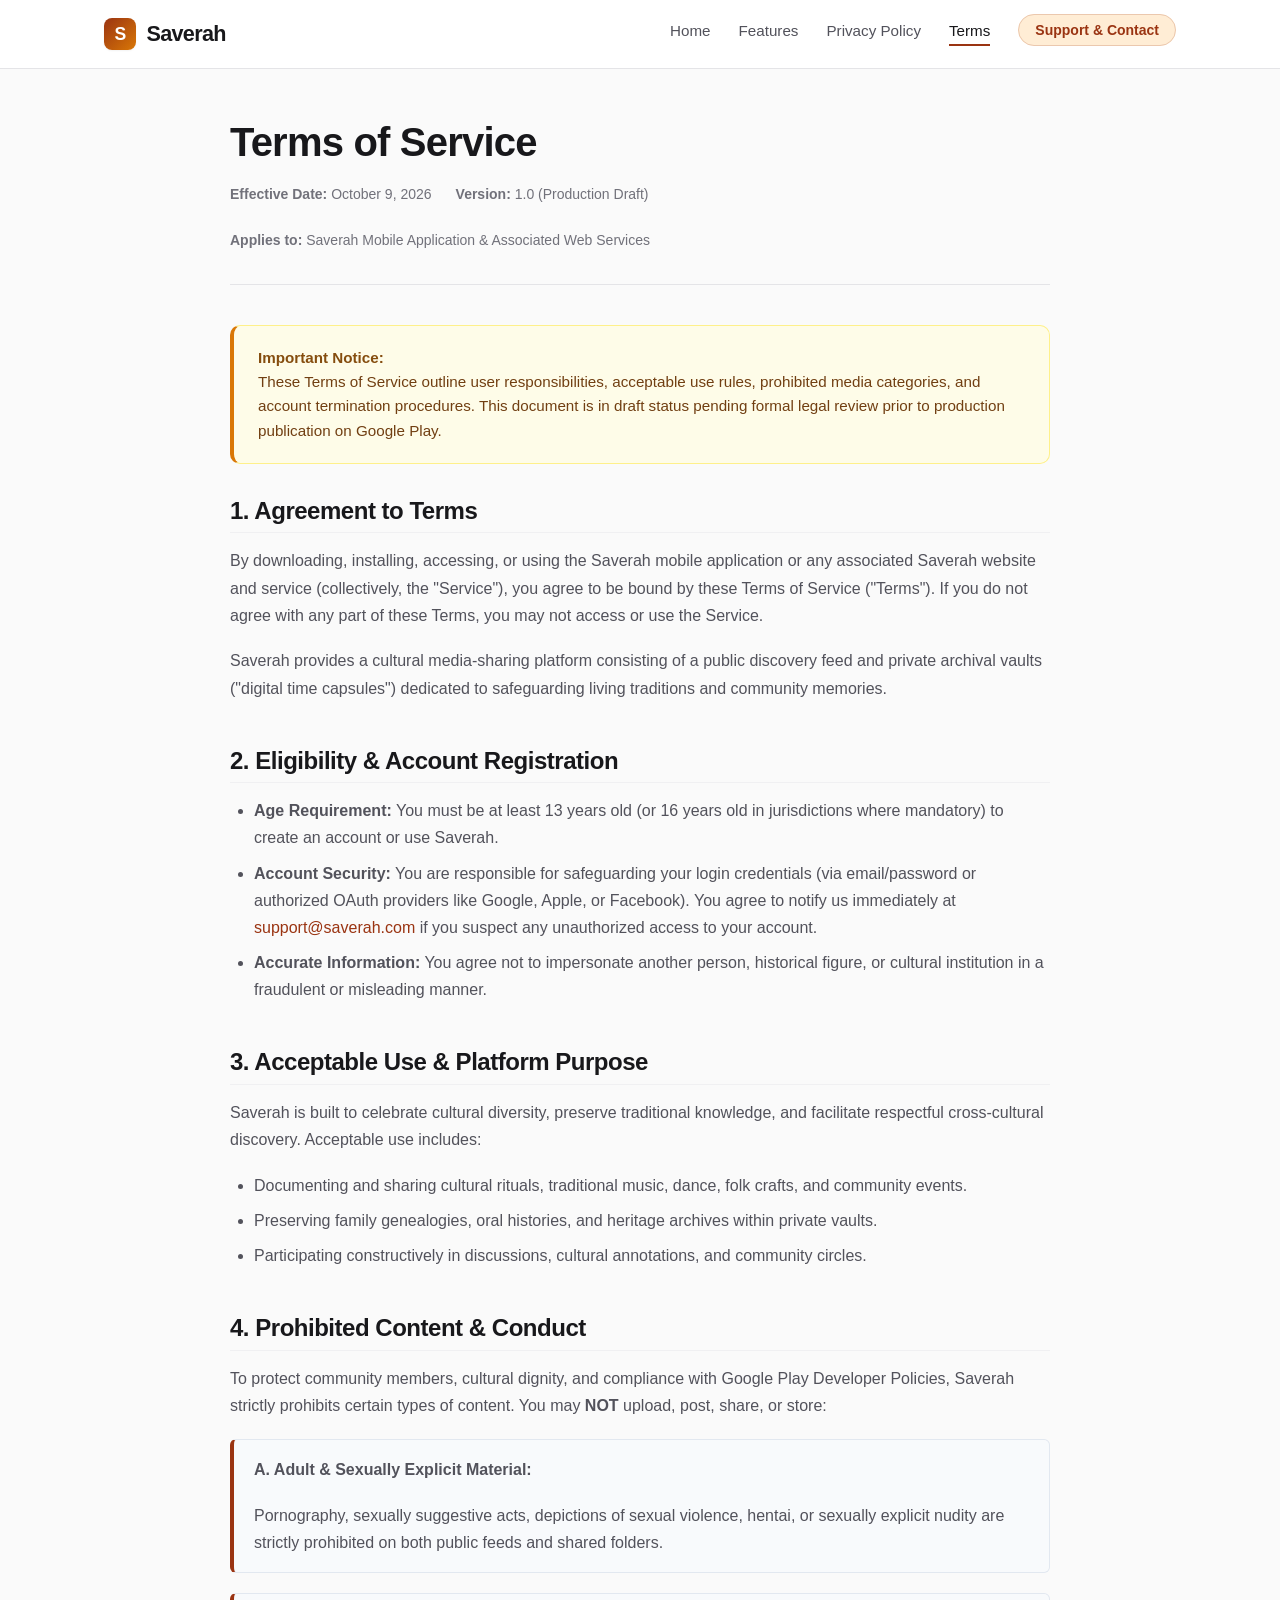
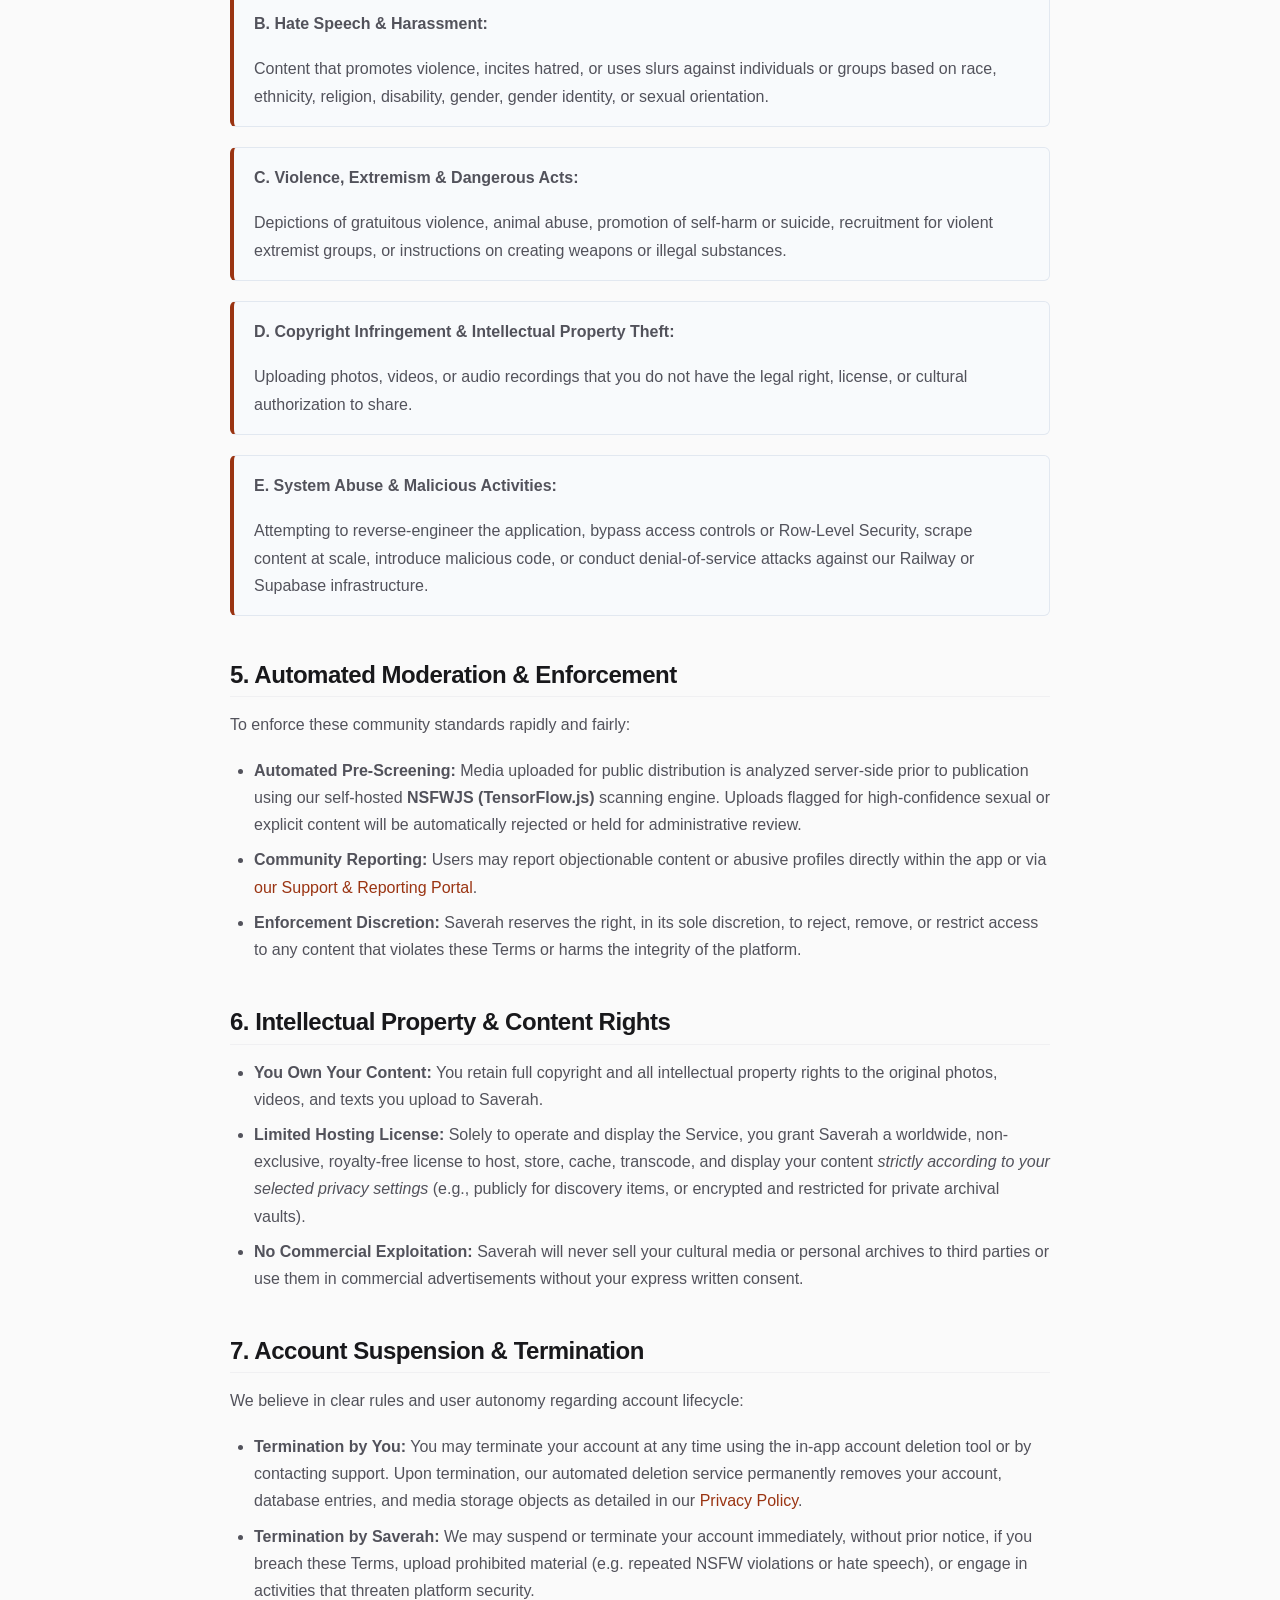
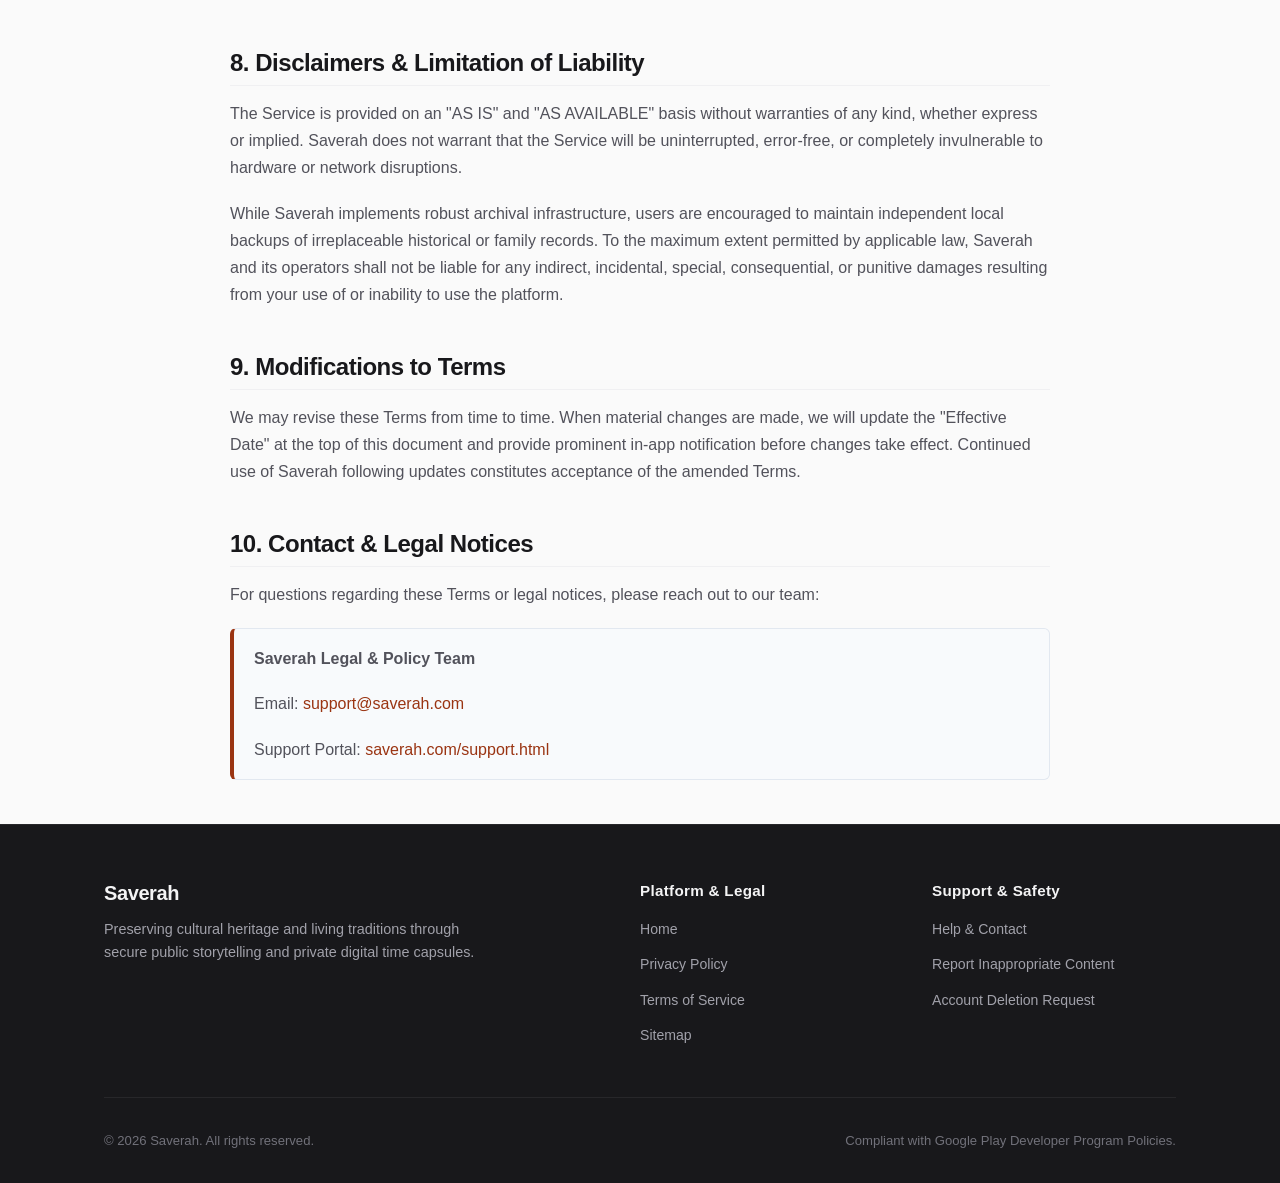
<file: terms.html>
<!-- DRAFT: This document requires legal review before formal publication. -->
<!DOCTYPE html>
<html lang="en">
<head>
  <meta charset="UTF-8">
  <meta name="viewport" content="width=device-width, initial-scale=1.0">
  <title>Terms of Service – Saverah</title>
  <meta name="description" content="Terms of Service for Saverah. Guidelines for cultural media sharing, acceptable use, prohibited content, automated moderation, and account termination.">
  <link rel="canonical" href="https://saverah.com/terms.html">

  <!-- Open Graph / Facebook -->
  <meta property="og:type" content="article">
  <meta property="og:url" content="https://saverah.com/terms.html">
  <meta property="og:title" content="Terms of Service – Saverah">
  <meta property="og:description" content="Community guidelines, acceptable use, prohibited content policies, and user rights on Saverah.">
  <meta property="og:image" content="https://saverah.com/assets/og-cover.png">
  <meta property="og:site_name" content="Saverah">

  <!-- Twitter Card -->
  <meta name="twitter:card" content="summary">
  <meta name="twitter:url" content="https://saverah.com/terms.html">
  <meta name="twitter:title" content="Terms of Service – Saverah">
  <meta name="twitter:description" content="Community guidelines, acceptable use, prohibited content policies, and user rights on Saverah.">

  <link rel="stylesheet" href="style.css">
</head>
<body>

  <!-- Navigation -->
  <header class="site-header">
    <div class="container nav-bar">
      <a href="index.html" class="brand-link" aria-label="Saverah Home">
        <span class="brand-icon" aria-hidden="true">S</span>
        <span>Saverah</span>
      </a>
      <nav aria-label="Main Navigation">
        <ul class="nav-links">
          <li><a href="index.html">Home</a></li>
          <li><a href="index.html#features">Features</a></li>
          <li><a href="privacy.html">Privacy Policy</a></li>
          <li><a href="terms.html" class="active">Terms</a></li>
          <li><a href="support.html" class="btn-support">Support &amp; Contact</a></li>
        </ul>
      </nav>
    </div>
  </header>

  <!-- Main Content -->
  <main class="container">
    <div class="text-container">
      <div class="doc-header">
        <h1>Terms of Service</h1>
        <div class="doc-meta">
          <span><strong>Effective Date:</strong> October 9, 2026</span>
          <span><strong>Version:</strong> 1.0 (Production Draft)</span>
          <span><strong>Applies to:</strong> Saverah Mobile Application &amp; Associated Web Services</span>
        </div>
      </div>

      <!-- Legal Draft Disclaimer Box -->
      <div class="legal-notice-box" role="note">
        <strong>Important Notice:</strong>
        <p>These Terms of Service outline user responsibilities, acceptable use rules, prohibited media categories, and account termination procedures. This document is in draft status pending formal legal review prior to production publication on Google Play.</p>
      </div>

      <!-- Document Content -->
      <article class="doc-content">
        <section id="agreement">
          <h2>1. Agreement to Terms</h2>
          <p>
            By downloading, installing, accessing, or using the Saverah mobile application or any associated Saverah website and service (collectively, the "Service"), you agree to be bound by these Terms of Service ("Terms"). If you do not agree with any part of these Terms, you may not access or use the Service.
          </p>
          <p>
            Saverah provides a cultural media-sharing platform consisting of a public discovery feed and private archival vaults ("digital time capsules") dedicated to safeguarding living traditions and community memories.
          </p>
        </section>

        <section id="eligibility">
          <h2>2. Eligibility &amp; Account Registration</h2>
          <ul>
            <li><strong>Age Requirement:</strong> You must be at least 13 years old (or 16 years old in jurisdictions where mandatory) to create an account or use Saverah.</li>
            <li><strong>Account Security:</strong> You are responsible for safeguarding your login credentials (via email/password or authorized OAuth providers like Google, Apple, or Facebook). You agree to notify us immediately at <a href="mailto:support@saverah.com">support@saverah.com</a> if you suspect any unauthorized access to your account.</li>
            <li><strong>Accurate Information:</strong> You agree not to impersonate another person, historical figure, or cultural institution in a fraudulent or misleading manner.</li>
          </ul>
        </section>

        <section id="acceptable-use">
          <h2>3. Acceptable Use &amp; Platform Purpose</h2>
          <p>
            Saverah is built to celebrate cultural diversity, preserve traditional knowledge, and facilitate respectful cross-cultural discovery. Acceptable use includes:
          </p>
          <ul>
            <li>Documenting and sharing cultural rituals, traditional music, dance, folk crafts, and community events.</li>
            <li>Preserving family genealogies, oral histories, and heritage archives within private vaults.</li>
            <li>Participating constructively in discussions, cultural annotations, and community circles.</li>
          </ul>
        </section>

        <section id="prohibited-content">
          <h2>4. Prohibited Content &amp; Conduct</h2>
          <p>
            To protect community members, cultural dignity, and compliance with Google Play Developer Policies, Saverah strictly prohibits certain types of content. You may <strong>NOT</strong> upload, post, share, or store:
          </p>

          <div class="doc-callout">
            <p><strong>A. Adult &amp; Sexually Explicit Material:</strong></p>
            <p>Pornography, sexually suggestive acts, depictions of sexual violence, hentai, or sexually explicit nudity are strictly prohibited on both public feeds and shared folders.</p>
          </div>

          <div class="doc-callout">
            <p><strong>B. Hate Speech &amp; Harassment:</strong></p>
            <p>Content that promotes violence, incites hatred, or uses slurs against individuals or groups based on race, ethnicity, religion, disability, gender, gender identity, or sexual orientation.</p>
          </div>

          <div class="doc-callout">
            <p><strong>C. Violence, Extremism &amp; Dangerous Acts:</strong></p>
            <p>Depictions of gratuitous violence, animal abuse, promotion of self-harm or suicide, recruitment for violent extremist groups, or instructions on creating weapons or illegal substances.</p>
          </div>

          <div class="doc-callout">
            <p><strong>D. Copyright Infringement &amp; Intellectual Property Theft:</strong></p>
            <p>Uploading photos, videos, or audio recordings that you do not have the legal right, license, or cultural authorization to share.</p>
          </div>

          <div class="doc-callout">
            <p><strong>E. System Abuse &amp; Malicious Activities:</strong></p>
            <p>Attempting to reverse-engineer the application, bypass access controls or Row-Level Security, scrape content at scale, introduce malicious code, or conduct denial-of-service attacks against our Railway or Supabase infrastructure.</p>
          </div>
        </section>

        <section id="moderation-enforcement">
          <h2>5. Automated Moderation &amp; Enforcement</h2>
          <p>
            To enforce these community standards rapidly and fairly:
          </p>
          <ul>
            <li><strong>Automated Pre-Screening:</strong> Media uploaded for public distribution is analyzed server-side prior to publication using our self-hosted <strong>NSFWJS (TensorFlow.js)</strong> scanning engine. Uploads flagged for high-confidence sexual or explicit content will be automatically rejected or held for administrative review.</li>
            <li><strong>Community Reporting:</strong> Users may report objectionable content or abusive profiles directly within the app or via <a href="support.html#report">our Support &amp; Reporting Portal</a>.</li>
            <li><strong>Enforcement Discretion:</strong> Saverah reserves the right, in its sole discretion, to reject, remove, or restrict access to any content that violates these Terms or harms the integrity of the platform.</li>
          </ul>
        </section>

        <section id="intellectual-property">
          <h2>6. Intellectual Property &amp; Content Rights</h2>
          <ul>
            <li><strong>You Own Your Content:</strong> You retain full copyright and all intellectual property rights to the original photos, videos, and texts you upload to Saverah.</li>
            <li><strong>Limited Hosting License:</strong> Solely to operate and display the Service, you grant Saverah a worldwide, non-exclusive, royalty-free license to host, store, cache, transcode, and display your content <em>strictly according to your selected privacy settings</em> (e.g., publicly for discovery items, or encrypted and restricted for private archival vaults).</li>
            <li><strong>No Commercial Exploitation:</strong> Saverah will never sell your cultural media or personal archives to third parties or use them in commercial advertisements without your express written consent.</li>
          </ul>
        </section>

        <section id="termination">
          <h2>7. Account Suspension &amp; Termination</h2>
          <p>
            We believe in clear rules and user autonomy regarding account lifecycle:
          </p>
          <ul>
            <li><strong>Termination by You:</strong> You may terminate your account at any time using the in-app account deletion tool or by contacting support. Upon termination, our automated deletion service permanently removes your account, database entries, and media storage objects as detailed in our <a href="privacy.html#account-deletion">Privacy Policy</a>.</li>
            <li><strong>Termination by Saverah:</strong> We may suspend or terminate your account immediately, without prior notice, if you breach these Terms, upload prohibited material (e.g. repeated NSFW violations or hate speech), or engage in activities that threaten platform security.</li>
          </ul>
        </section>

        <section id="disclaimers">
          <h2>8. Disclaimers &amp; Limitation of Liability</h2>
          <p>
            The Service is provided on an "AS IS" and "AS AVAILABLE" basis without warranties of any kind, whether express or implied. Saverah does not warrant that the Service will be uninterrupted, error-free, or completely invulnerable to hardware or network disruptions.
          </p>
          <p>
            While Saverah implements robust archival infrastructure, users are encouraged to maintain independent local backups of irreplaceable historical or family records. To the maximum extent permitted by applicable law, Saverah and its operators shall not be liable for any indirect, incidental, special, consequential, or punitive damages resulting from your use of or inability to use the platform.
          </p>
        </section>

        <section id="changes">
          <h2>9. Modifications to Terms</h2>
          <p>
            We may revise these Terms from time to time. When material changes are made, we will update the "Effective Date" at the top of this document and provide prominent in-app notification before changes take effect. Continued use of Saverah following updates constitutes acceptance of the amended Terms.
          </p>
        </section>

        <section id="contact">
          <h2>10. Contact &amp; Legal Notices</h2>
          <p>
            For questions regarding these Terms or legal notices, please reach out to our team:
          </p>
          <div class="doc-callout">
            <p><strong>Saverah Legal &amp; Policy Team</strong></p>
            <p>Email: <a href="mailto:support@saverah.com">support@saverah.com</a></p>
            <p>Support Portal: <a href="support.html">saverah.com/support.html</a></p>
          </div>
        </section>
      </article>
    </div>
  </main>

  <!-- Footer -->
  <footer class="site-footer">
    <div class="container">
      <div class="footer-top">
        <div class="footer-brand">
          <h4>Saverah</h4>
          <p>Preserving cultural heritage and living traditions through secure public storytelling and private digital time capsules.</p>
        </div>
        <div class="footer-col">
          <h5>Platform &amp; Legal</h5>
          <ul>
            <li><a href="index.html">Home</a></li>
            <li><a href="privacy.html">Privacy Policy</a></li>
            <li><a href="terms.html">Terms of Service</a></li>
            <li><a href="sitemap.xml">Sitemap</a></li>
          </ul>
        </div>
        <div class="footer-col">
          <h5>Support &amp; Safety</h5>
          <ul>
            <li><a href="support.html">Help &amp; Contact</a></li>
            <li><a href="support.html#report">Report Inappropriate Content</a></li>
            <li><a href="support.html#deletion">Account Deletion Request</a></li>
          </ul>
        </div>
      </div>
      <div class="footer-bottom">
        <div>&copy; <span id="year">2026</span> Saverah. All rights reserved.</div>
        <div>Compliant with Google Play Developer Program Policies.</div>
      </div>
    </div>
  </footer>

  <script>
    document.getElementById('year').textContent = new Date().getFullYear();
  </script>
</body>
</html>
</file>
<file: style.css>
/* ==========================================================================
   Saverah Official Website Stylesheet
   Modern, accessible, lightweight CSS with no external framework dependencies
   ========================================================================== */

:root {
  --font-sans: -apple-system, BlinkMacSystemFont, "Segoe UI", Roboto, "Helvetica Neue", Arial, sans-serif;
  --font-serif: Georgia, Cambria, "Times New Roman", Times, serif;
  
  /* Color Palette - Cultural Warmth & Modern Minimalism */
  --color-bg: #fafafa;
  --color-surface: #ffffff;
  --color-surface-hover: #f4f4f5;
  --color-border: #e4e4e7;
  --color-border-subtle: #f0f0f2;
  
  --color-text-main: #18181b;
  --color-text-muted: #52525b;
  --color-text-light: #71717a;
  
  --color-primary: #9a3412; /* Deep Terracotta / Heritage Ochre */
  --color-primary-hover: #7c2d12;
  --color-primary-light: #ffedd5;
  --color-accent: #d97706; /* Warm Amber */
  --color-accent-subtle: #fef3c7;
  
  --color-success: #15803d;
  --color-success-bg: #dcfce7;
  
  --radius-sm: 6px;
  --radius-md: 10px;
  --radius-lg: 16px;
  --radius-full: 9999px;
  
  --shadow-sm: 0 1px 2px 0 rgba(0, 0, 0, 0.05);
  --shadow-md: 0 4px 6px -1px rgba(0, 0, 0, 0.07), 0 2px 4px -2px rgba(0, 0, 0, 0.05);
  --shadow-lg: 0 10px 15px -3px rgba(0, 0, 0, 0.08), 0 4px 6px -4px rgba(0, 0, 0, 0.04);
  
  --max-w-content: 1120px;
  --max-w-text: 820px;
}

*, *::before, *::after {
  box-sizing: border-box;
  margin: 0;
  padding: 0;
}

html {
  font-family: var(--font-sans);
  color: var(--color-text-main);
  background-color: var(--color-bg);
  line-height: 1.6;
  scroll-behavior: smooth;
  -webkit-font-smoothing: antialiased;
  -moz-osx-font-smoothing: grayscale;
}

body {
  min-height: 100vh;
  display: flex;
  flex-direction: column;
}

/* Typography Defaults */
h1, h2, h3, h4, h5, h6 {
  color: var(--color-text-main);
  line-height: 1.25;
  font-weight: 700;
  letter-spacing: -0.02em;
}

h1 { font-size: 2.5rem; margin-bottom: 1rem; }
h2 { font-size: 1.875rem; margin-top: 2rem; margin-bottom: 0.875rem; }
h3 { font-size: 1.35rem; margin-top: 1.5rem; margin-bottom: 0.5rem; }
p { margin-bottom: 1.15rem; color: var(--color-text-muted); }
ul, ol { margin-bottom: 1.25rem; padding-left: 1.5rem; color: var(--color-text-muted); }
li { margin-bottom: 0.5rem; }
a { color: var(--color-primary); text-decoration: none; transition: color 0.15s ease; }
a:hover { color: var(--color-primary-hover); text-decoration: underline; }
img { max-width: 100%; height: auto; display: block; }
code {
  font-family: ui-monospace, SFMono-Regular, Menlo, Monaco, Consolas, monospace;
  background-color: var(--color-border-subtle);
  padding: 0.2rem 0.4rem;
  border-radius: var(--radius-sm);
  font-size: 0.88em;
  color: var(--color-primary);
}

/* Container */
.container {
  width: 100%;
  max-width: var(--max-w-content);
  margin-left: auto;
  margin-right: auto;
  padding-left: 1.5rem;
  padding-right: 1.5rem;
}

.text-container {
  width: 100%;
  max-width: var(--max-w-text);
  margin-left: auto;
  margin-right: auto;
}

/* Header & Navigation */
.site-header {
  background-color: rgba(255, 255, 255, 0.95);
  backdrop-filter: blur(8px);
  border-bottom: 1px solid var(--color-border);
  position: sticky;
  top: 0;
  z-index: 50;
}

.nav-bar {
  display: flex;
  align-items: center;
  justify-content: space-between;
  height: 4.25rem;
}

.brand-link {
  display: flex;
  align-items: center;
  gap: 0.65rem;
  font-size: 1.35rem;
  font-weight: 800;
  color: var(--color-text-main);
  text-decoration: none;
  letter-spacing: -0.03em;
}

.brand-link:hover {
  text-decoration: none;
  color: var(--color-primary);
}

.brand-icon {
  width: 32px;
  height: 32px;
  background: linear-gradient(135deg, var(--color-primary), var(--color-accent));
  border-radius: 8px;
  display: flex;
  align-items: center;
  justify-content: center;
  color: #fff;
  font-weight: 900;
  font-size: 1.1rem;
  box-shadow: var(--shadow-sm);
}

.nav-links {
  display: flex;
  align-items: center;
  gap: 1.75rem;
  list-style: none;
  margin: 0;
  padding: 0;
}

.nav-links a {
  color: var(--color-text-muted);
  font-size: 0.95rem;
  font-weight: 500;
  text-decoration: none;
  padding: 0.35rem 0;
  border-bottom: 2px solid transparent;
  transition: all 0.2s ease;
}

.nav-links a:hover,
.nav-links a.active {
  color: var(--color-text-main);
  border-bottom-color: var(--color-primary);
}

.nav-links .btn-support {
  padding: 0.45rem 1rem;
  background-color: var(--color-primary-light);
  color: var(--color-primary);
  border-radius: var(--radius-full);
  font-weight: 600;
  font-size: 0.875rem;
  border: 1px solid rgba(154, 52, 18, 0.2);
}

.nav-links .btn-support:hover {
  background-color: var(--color-primary);
  color: #fff;
  text-decoration: none;
}

/* Hero Section */
.hero-section {
  padding: 4.5rem 0 3.5rem;
  text-align: center;
  background: radial-gradient(circle at 50% 20%, #fef3c7 0%, var(--color-bg) 60%);
}

.badge-tag {
  display: inline-flex;
  align-items: center;
  gap: 0.4rem;
  padding: 0.35rem 0.9rem;
  background-color: var(--color-primary-light);
  color: var(--color-primary);
  border-radius: var(--radius-full);
  font-size: 0.85rem;
  font-weight: 600;
  margin-bottom: 1.25rem;
  border: 1px solid rgba(154, 52, 18, 0.15);
}

.hero-title {
  font-size: 3.25rem;
  font-weight: 800;
  line-height: 1.15;
  margin-bottom: 1.25rem;
  letter-spacing: -0.035em;
  color: #0f172a;
}

.hero-title span {
  color: var(--color-primary);
  background: linear-gradient(135deg, var(--color-primary), var(--color-accent));
  -webkit-background-clip: text;
  -webkit-text-fill-color: transparent;
}

.hero-subtitle {
  font-size: 1.25rem;
  color: var(--color-text-muted);
  max-width: 680px;
  margin: 0 auto 2.25rem;
  line-height: 1.6;
}

.hero-actions {
  display: flex;
  align-items: center;
  justify-content: center;
  gap: 1rem;
  margin-bottom: 2rem;
  flex-wrap: wrap;
}

.store-badge-card {
  display: inline-flex;
  align-items: center;
  gap: 0.85rem;
  background-color: var(--color-surface);
  border: 1px solid var(--color-border);
  border-radius: var(--radius-md);
  padding: 0.75rem 1.5rem;
  box-shadow: var(--shadow-sm);
  text-align: left;
}

.store-badge-icon {
  width: 28px;
  height: 28px;
}

.store-badge-text-sub {
  font-size: 0.72rem;
  text-transform: uppercase;
  color: var(--color-text-light);
  font-weight: 600;
  letter-spacing: 0.05em;
  line-height: 1;
  margin-bottom: 0.2rem;
}

.store-badge-text-main {
  font-size: 1rem;
  font-weight: 700;
  color: var(--color-text-main);
  line-height: 1.1;
}

.btn-secondary {
  display: inline-flex;
  align-items: center;
  justify-content: center;
  padding: 0.75rem 1.5rem;
  border: 1px solid var(--color-border);
  background-color: var(--color-surface);
  color: var(--color-text-main);
  border-radius: var(--radius-md);
  font-weight: 600;
  font-size: 0.95rem;
  transition: all 0.2s ease;
  box-shadow: var(--shadow-sm);
}

.btn-secondary:hover {
  background-color: var(--color-surface-hover);
  text-decoration: none;
  border-color: #d4d4d8;
}

/* Feature Grid */
.section {
  padding: 4rem 0;
}

.section-header {
  text-align: center;
  max-width: 650px;
  margin: 0 auto 3rem;
}

.section-header h2 {
  font-size: 2.15rem;
  margin-top: 0;
  margin-bottom: 0.75rem;
}

.section-header p {
  font-size: 1.1rem;
  color: var(--color-text-muted);
}

.features-grid {
  display: grid;
  grid-template-columns: repeat(auto-fit, minmax(300px, 1fr));
  gap: 1.75rem;
}

.feature-card {
  background-color: var(--color-surface);
  border: 1px solid var(--color-border);
  border-radius: var(--radius-lg);
  padding: 2rem;
  box-shadow: var(--shadow-sm);
  transition: transform 0.2s ease, box-shadow 0.2s ease;
}

.feature-card:hover {
  transform: translateY(-2px);
  box-shadow: var(--shadow-md);
}

.feature-icon-wrapper {
  width: 48px;
  height: 48px;
  border-radius: 12px;
  background-color: var(--color-primary-light);
  color: var(--color-primary);
  display: flex;
  align-items: center;
  justify-content: center;
  margin-bottom: 1.25rem;
}

.feature-icon-wrapper svg {
  width: 24px;
  height: 24px;
}

.feature-card h3 {
  font-size: 1.25rem;
  margin-top: 0;
  margin-bottom: 0.65rem;
  color: var(--color-text-main);
}

.feature-card p {
  font-size: 0.95rem;
  color: var(--color-text-muted);
  line-height: 1.6;
  margin-bottom: 0;
}

/* App Screenshot Placeholders */
.preview-section {
  padding: 3rem 0 5rem;
}

.placeholder-frame-wrapper {
  display: grid;
  grid-template-columns: repeat(auto-fit, minmax(280px, 1fr));
  gap: 2rem;
  margin-top: 2rem;
}

.screenshot-placeholder {
  background: #f4f4f5;
  border: 2px dashed #d4d4d8;
  border-radius: var(--radius-lg);
  min-height: 460px;
  display: flex;
  flex-direction: column;
  align-items: center;
  justify-content: center;
  padding: 2rem;
  text-align: center;
  position: relative;
  overflow: hidden;
  transition: border-color 0.2s ease;
}

.screenshot-placeholder:hover {
  border-color: var(--color-primary);
}

.placeholder-icon {
  width: 56px;
  height: 56px;
  color: #a1a1aa;
  margin-bottom: 1rem;
}

.placeholder-title {
  font-size: 1.1rem;
  font-weight: 700;
  color: var(--color-text-main);
  margin-bottom: 0.35rem;
}

.placeholder-desc {
  font-size: 0.85rem;
  color: var(--color-text-light);
  max-width: 260px;
  margin-bottom: 1rem;
  line-height: 1.4;
}

.placeholder-spec-tag {
  display: inline-block;
  font-size: 0.75rem;
  padding: 0.25rem 0.65rem;
  background-color: #e4e4e7;
  color: var(--color-text-muted);
  border-radius: var(--radius-sm);
  font-weight: 600;
}

/* Compliance Highlight Banner */
.compliance-banner {
  background-color: var(--color-surface);
  border: 1px solid var(--color-border);
  border-radius: var(--radius-lg);
  padding: 2.25rem;
  margin: 2rem 0;
  box-shadow: var(--shadow-sm);
}

.compliance-banner-content {
  display: flex;
  align-items: center;
  justify-content: space-between;
  gap: 2rem;
  flex-wrap: wrap;
}

.compliance-text h3 {
  margin-top: 0;
  margin-bottom: 0.4rem;
  font-size: 1.25rem;
}

.compliance-text p {
  margin-bottom: 0;
  font-size: 0.95rem;
}

.compliance-badges {
  display: flex;
  gap: 0.75rem;
  flex-wrap: wrap;
}

.pill-badge {
  display: inline-flex;
  align-items: center;
  gap: 0.4rem;
  padding: 0.35rem 0.85rem;
  background-color: #f4f4f5;
  color: var(--color-text-muted);
  font-size: 0.82rem;
  font-weight: 600;
  border-radius: var(--radius-full);
  border: 1px solid var(--color-border);
}

.pill-badge.active {
  background-color: var(--color-success-bg);
  color: var(--color-success);
  border-color: rgba(21, 128, 61, 0.2);
}

/* Legal Documents & Content Pages */
.doc-header {
  padding: 3rem 0 2rem;
  border-bottom: 1px solid var(--color-border);
  margin-bottom: 2.5rem;
}

.doc-meta {
  display: flex;
  gap: 1.5rem;
  color: var(--color-text-light);
  font-size: 0.875rem;
  margin-top: 0.5rem;
  flex-wrap: wrap;
}

.legal-notice-box {
  background-color: #fefce8;
  border: 1px solid #fef08a;
  border-left: 4px solid var(--color-accent);
  padding: 1.25rem 1.5rem;
  border-radius: var(--radius-md);
  margin-bottom: 2rem;
  font-size: 0.95rem;
}

.legal-notice-box strong {
  color: #854d0e;
}

.legal-notice-box p {
  margin-bottom: 0;
  color: #713f12;
}

.doc-content section {
  margin-bottom: 2.75rem;
}

.doc-content h2 {
  font-size: 1.5rem;
  padding-bottom: 0.4rem;
  border-bottom: 1px solid var(--color-border-subtle);
  margin-top: 2rem;
}

.doc-content h3 {
  font-size: 1.2rem;
  color: var(--color-text-main);
  margin-top: 1.25rem;
}

.doc-content p, .doc-content li {
  line-height: 1.7;
}

.doc-callout {
  background-color: #f8fafc;
  border: 1px solid #e2e8f0;
  border-left: 4px solid var(--color-primary);
  border-radius: var(--radius-sm);
  padding: 1rem 1.25rem;
  margin: 1.25rem 0;
}

.doc-callout p:last-child {
  margin-bottom: 0;
}

/* Support & Contact Page */
.contact-grid {
  display: grid;
  grid-template-columns: 1fr 1fr;
  gap: 2.5rem;
  margin-top: 2rem;
}

.contact-card {
  background-color: var(--color-surface);
  border: 1px solid var(--color-border);
  border-radius: var(--radius-lg);
  padding: 2.25rem;
  box-shadow: var(--shadow-sm);
}

.contact-card h2 {
  margin-top: 0;
  font-size: 1.5rem;
}

.form-group {
  margin-bottom: 1.25rem;
}

.form-label {
  display: block;
  font-size: 0.88rem;
  font-weight: 600;
  color: var(--color-text-main);
  margin-bottom: 0.35rem;
}

.form-control {
  width: 100%;
  padding: 0.65rem 0.85rem;
  border: 1px solid var(--color-border);
  border-radius: var(--radius-sm);
  font-family: inherit;
  font-size: 0.95rem;
  color: var(--color-text-main);
  background-color: #fff;
  transition: border-color 0.15s ease, box-shadow 0.15s ease;
}

.form-control:focus {
  outline: none;
  border-color: var(--color-primary);
  box-shadow: 0 0 0 3px rgba(154, 52, 18, 0.12);
}

textarea.form-control {
  resize: vertical;
  min-height: 120px;
}

.btn-primary {
  display: inline-flex;
  align-items: center;
  justify-content: center;
  gap: 0.5rem;
  background-color: var(--color-primary);
  color: #fff;
  padding: 0.75rem 1.5rem;
  border: none;
  border-radius: var(--radius-md);
  font-size: 0.95rem;
  font-weight: 600;
  cursor: pointer;
  transition: background-color 0.15s ease;
  text-decoration: none;
}

.btn-primary:hover {
  background-color: var(--color-primary-hover);
  text-decoration: none;
  color: #fff;
}

.btn-block {
  width: 100%;
}

.info-list {
  list-style: none;
  padding: 0;
  margin: 1.5rem 0;
}

.info-item {
  display: flex;
  align-items: flex-start;
  gap: 0.85rem;
  margin-bottom: 1.25rem;
}

.info-item-icon {
  flex-shrink: 0;
  width: 24px;
  height: 24px;
  color: var(--color-primary);
  margin-top: 0.15rem;
}

.info-item-content h4 {
  font-size: 1rem;
  margin-bottom: 0.2rem;
}

.info-item-content p {
  font-size: 0.9rem;
  margin-bottom: 0;
}

/* FAQ Accordion / Cards */
.faq-grid {
  display: grid;
  gap: 1rem;
  margin-top: 1.5rem;
}

.faq-item {
  background-color: var(--color-surface);
  border: 1px solid var(--color-border);
  border-radius: var(--radius-md);
  padding: 1.25rem 1.5rem;
}

.faq-item h3 {
  font-size: 1.05rem;
  margin-top: 0;
  margin-bottom: 0.5rem;
  color: var(--color-text-main);
}

.faq-item p {
  font-size: 0.92rem;
  margin-bottom: 0;
}

/* Footer */
.site-footer {
  margin-top: auto;
  background-color: #18181b;
  color: #a1a1aa;
  padding: 3.5rem 0 2rem;
  border-top: 1px solid #27272a;
}

.footer-top {
  display: grid;
  grid-template-columns: 2fr 1fr 1fr;
  gap: 3rem;
  margin-bottom: 2.5rem;
}

.footer-brand h4 {
  color: #f4f4f5;
  font-size: 1.25rem;
  margin-bottom: 0.75rem;
}

.footer-brand p {
  color: #a1a1aa;
  font-size: 0.9rem;
  line-height: 1.6;
  max-width: 380px;
}

.footer-col h5 {
  color: #f4f4f5;
  font-size: 0.95rem;
  margin-bottom: 1rem;
  letter-spacing: 0.02em;
}

.footer-col ul {
  list-style: none;
  padding: 0;
  margin: 0;
}

.footer-col li {
  margin-bottom: 0.6rem;
}

.footer-col a {
  color: #a1a1aa;
  font-size: 0.88rem;
  transition: color 0.15s ease;
}

.footer-col a:hover {
  color: #f4f4f5;
  text-decoration: none;
}

.footer-bottom {
  border-top: 1px solid #27272a;
  padding-top: 2rem;
  display: flex;
  align-items: center;
  justify-content: space-between;
  font-size: 0.82rem;
  color: #71717a;
  flex-wrap: wrap;
  gap: 1rem;
}

/* Responsive Breakpoints */
@media (max-width: 768px) {
  .hero-title {
    font-size: 2.35rem;
  }
  
  .hero-subtitle {
    font-size: 1.1rem;
  }
  
  .nav-bar {
    height: auto;
    padding-top: 1rem;
    padding-bottom: 1rem;
    flex-wrap: wrap;
    gap: 0.75rem;
  }
  
  .nav-links {
    width: 100%;
    justify-content: flex-start;
    gap: 1rem;
    overflow-x: auto;
    padding-bottom: 0.25rem;
  }
  
  .footer-top {
    grid-template-columns: 1fr;
    gap: 2rem;
  }
  
  .contact-grid {
    grid-template-columns: 1fr;
    gap: 2rem;
  }
  
  .compliance-banner-content {
    flex-direction: column;
    align-items: flex-start;
  }
}
</file>
